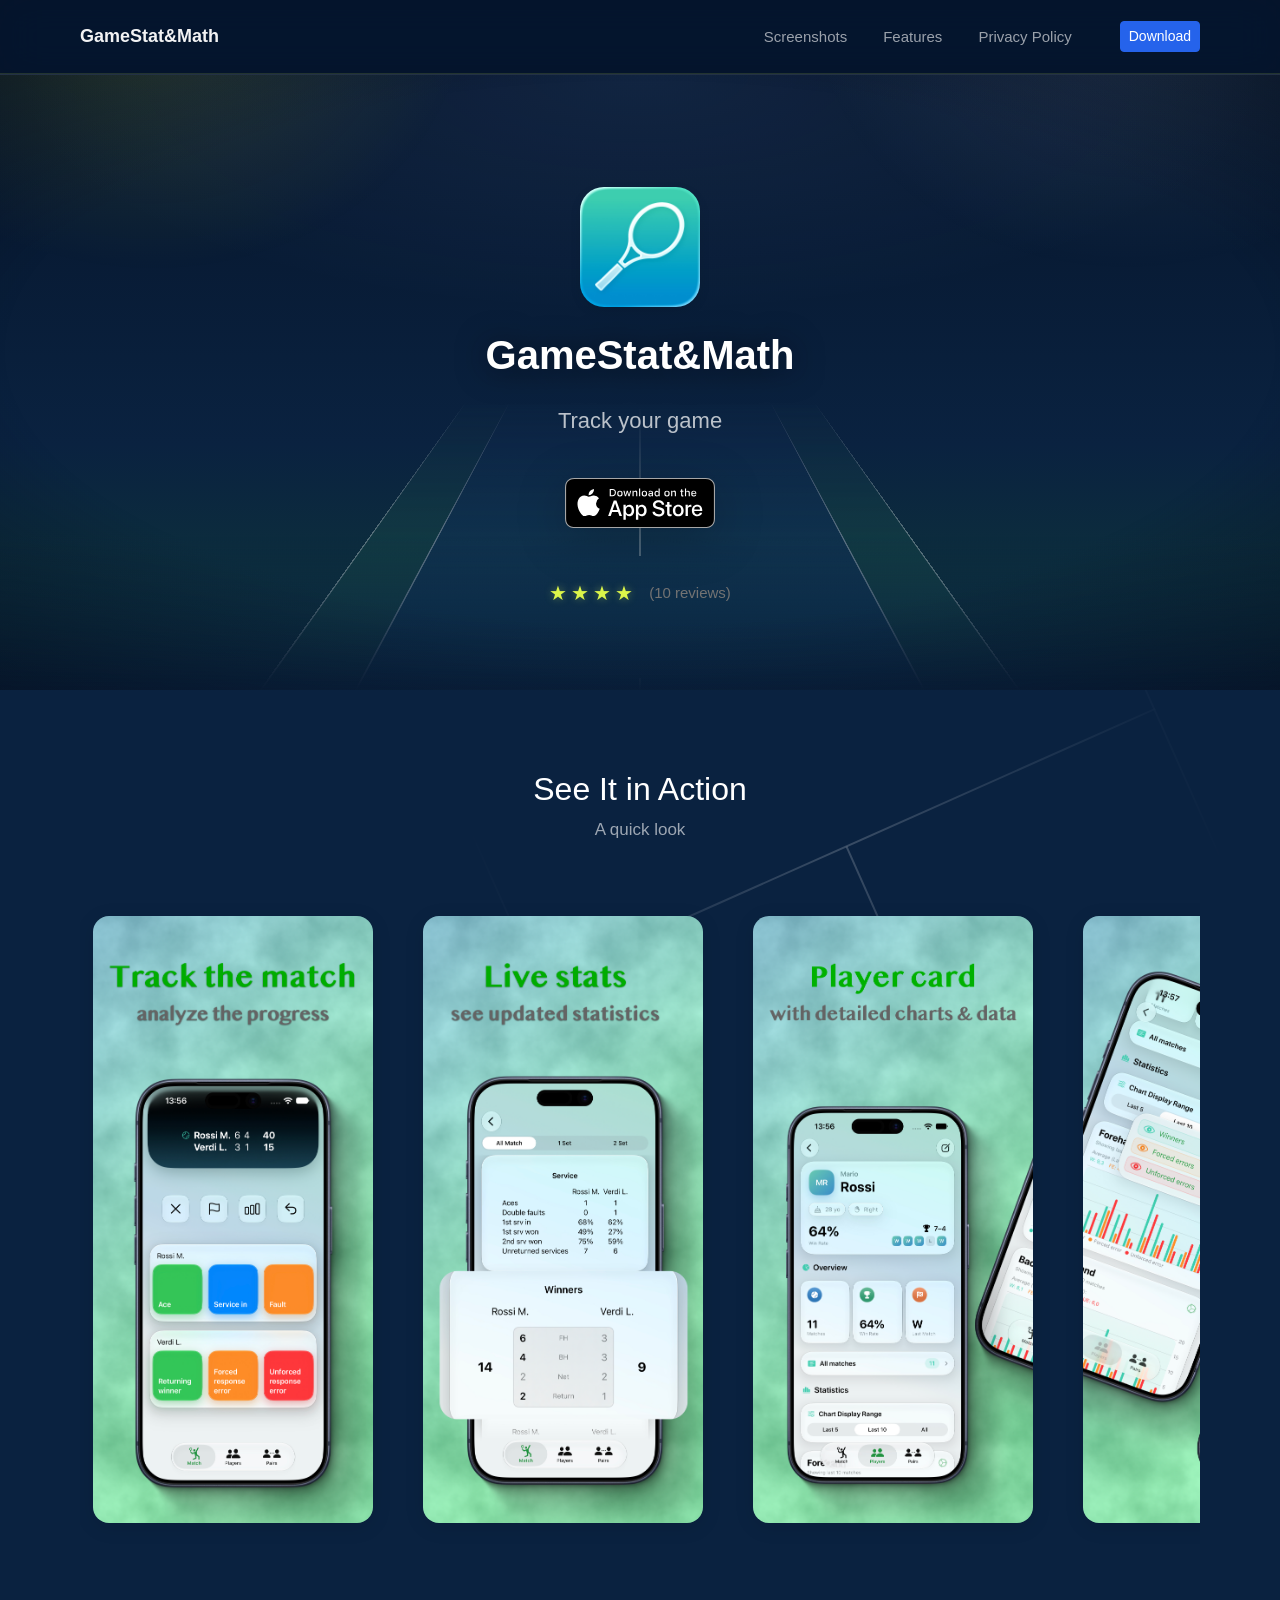
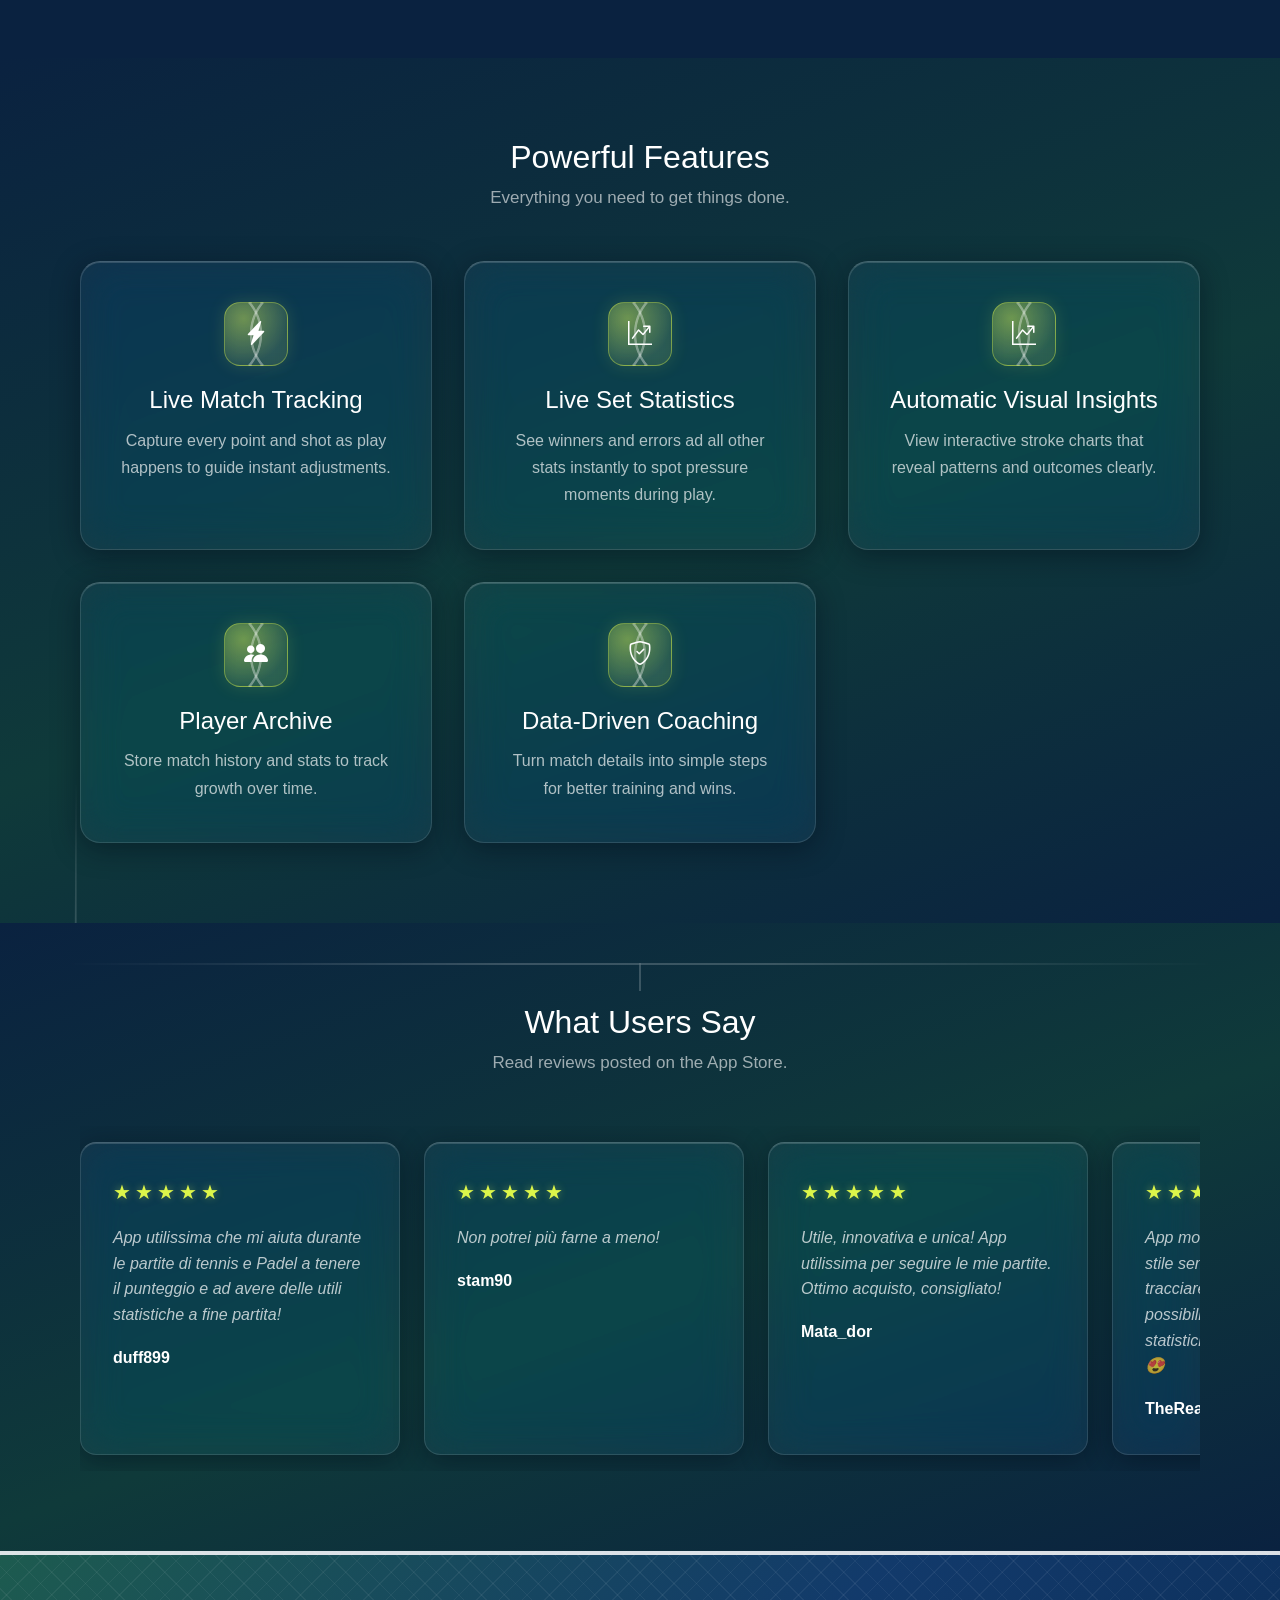
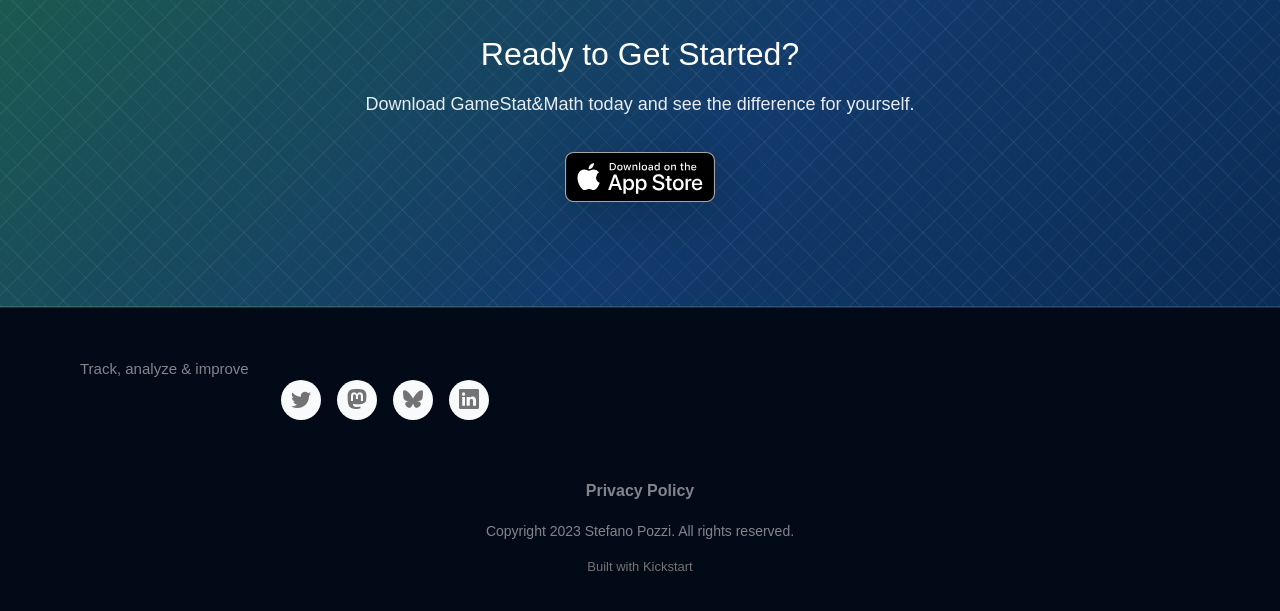
<file: index.html>
<!doctype html>
<html lang="en" data-light-theme="light" data-dark-theme="dark">
  <head>
    <base href="./" />
    <meta property="og:site_name" content="GameStat&amp;Math" />
    <meta property="og:title" content="GameStat&amp;Math" />
    <meta name="twitter:title" content="GameStat&amp;Math" />
    <meta property="og:url" content="https://example.com/" />
    <meta name="twitter:domain" content="example.com" />
    <meta name="twitter:card" content="summary_large_image" />
    <meta name="twitter:dnt" content="on" />
    <meta charset="utf-8" />
    <meta name="viewport" content="width=device-width, initial-scale=1" />
    <meta name="author" content="Stefano" />
    <meta name="generator" content="Ignite v0.6.0" />
    <title>GameStat&amp;Math</title>
    <link href="css/bootstrap.min.css" rel="stylesheet" />
    <link href="css/bootstrap-icons.min.css" rel="stylesheet" />
    <link href="css/ignite-core.min.css" rel="stylesheet" />
    <link href="https://example.com/" rel="canonical" />
    <link href="images/favicon.png" rel="icon" />
    <link href="css/styles.css" rel="stylesheet" />
    <style>
:root {
    --primary-color: #2563eb;
    --primary-rgb: 37, 99, 235;
    --font-family: -apple-system, BlinkMacSystemFont, 'Segoe UI', Roboto, 'Helvetica Neue', Arial, sans-serif;
    color-scheme: light dark;
}
</style>
    <link href="css/custom.css" rel="stylesheet" />
    <meta name="apple-itunes-app" content="app-id=6455461462" />
  </head>
  <body data-site-classes="site-shell">
    <header>
      <nav class="site-header navbar navbar-expand-md">
        <div class="container flex-wrap flex-lg-nowrap">
          <div class="me-2 me-md-auto">
            <a href="./" class="brand-link d-inline-flex align-items-center navbar-brand"><span class="brand-name">GameStat&amp;Math</span></a>
          </div>
          <button type="button" class="navbar-toggler btn" data-bs-toggle="collapse" data-bs-target="#navbarCollapse" aria-controls="navbarCollapse" aria-expanded="false" aria-label="Toggle navigation"><span class="navbar-toggler-icon"></span></button>
          <div id="navbarCollapse" class="collapse navbar-collapse">
            <ul class="navbar-nav mb-2 mb-md-0 col justify-content-end">
              <li class="nav-item"><a href="#screenshots" class="nav-link text-nowrap">Screenshots</a></li>
              <li class="nav-item"><a href="#features" class="nav-link text-nowrap">Features</a></li>
              <li class="nav-item"><a href="https://gamestatmath.app/privacy/" class="nav-link text-nowrap">Privacy Policy</a></li>
              <li class="nav-item"></li>
              <li class="nav-item"><a href="https://apps.apple.com/app/id6455461462" class="text-nowrap btn btn-sm btn-primary">Download</a></li>
            </ul>
          </div>
        </div>
      </nav>
    </header>
    <main class="site-main">
      <div class="ig-main-content">
        <div id="hero" class="hero hero-centered">
          <div class="container">
            <div class="hero-content">
              <img src="images/app-icon.png" alt="App Icon" class="hero-app-icon" />
              <h1 class="hero-title">GameStat&amp;Math</h1>
              <p class="hero-subtitle">Track your game</p>
              <div class="hero-cta">
                <a href="https://apps.apple.com/app/id6455461462" class="store-badge-link"><img src="images/app-store-download-black.svg" alt="Download on the App Store" class="store-badge store-badge-light-mode" /><img src="images/app-store-download-white.svg" alt="Download on the App Store" class="store-badge store-badge-dark-mode" /></a>
              </div>
              <div class="hero-rating">
                <div class="rating-stars">
                  <span class="star">★</span>
                  <span class="star">★</span>
                  <span class="star">★</span>
                  <span class="star">★</span>
                </div>
                <p class="rating-text"><span class="rating-count">(10 reviews)</span></p>
              </div>
            </div>
          </div>
        </div>
        <div id="screenshots" class="screenshots-section screenshots-carousel">
          <div class="container">
            <div class="section-header">
              <h2>See It in Action</h2>
              <p class="section-description">A quick look</p>
            </div>
            <div class="screenshots-container">
              <div class="screenshots-scroll">
                <div class="screenshot-card">
                  <button type="button" class="screenshot-trigger btn" data-bs-toggle="modal" data-bs-target="#screenshot-modal-0"><img src="images/screenshots/en-gsm-match.jpg" alt="Match" class="screenshot-image" /></button>
                </div>
                <div class="screenshot-card">
                  <button type="button" class="screenshot-trigger btn" data-bs-toggle="modal" data-bs-target="#screenshot-modal-1"><img src="images/screenshots/en-gsm-livestats.jpg" alt="Live stats" class="screenshot-image" /></button>
                </div>
                <div class="screenshot-card">
                  <button type="button" class="screenshot-trigger btn" data-bs-toggle="modal" data-bs-target="#screenshot-modal-2"><img src="images/screenshots/en-gsm-playercard.jpg" alt="Player Card" class="screenshot-image" /></button>
                </div>
                <div class="screenshot-card">
                  <button type="button" class="screenshot-trigger btn" data-bs-toggle="modal" data-bs-target="#screenshot-modal-3"><img src="images/screenshots/en-gsm-charts.jpg" alt="Customizable" class="screenshot-image" /></button>
                </div>
                <div class="screenshot-card">
                  <button type="button" class="screenshot-trigger btn" data-bs-toggle="modal" data-bs-target="#screenshot-modal-4"><img src="images/screenshots/en-gsm-chartsdouble.jpg" alt="Doubles" class="screenshot-image" /></button>
                </div>
                <div class="screenshot-card">
                  <button type="button" class="screenshot-trigger btn" data-bs-toggle="modal" data-bs-target="#screenshot-modal-5"><img src="images/screenshots/en-gsm-double.jpg" alt="Pair" class="screenshot-image" /></button>
                </div>
              </div>
            </div>
            <div id="screenshot-modal-0" tabindex="-1" class="modal fade screenshot-modal" aria-labelledby="screenshotModalLabel0" aria-hidden="true">
              <div class="modal-dialog modal-lg modal-dialog-centered">
                <div class="modal-content">
                  <div class="modal-header">
                    <h4>Screenshot 1</h4>
                    <button type="button" class="btn btn-close" data-bs-dismiss="modal" label="Close"></button>
                  </div>
                  <div class="modal-body text-center">
                    <img src="images/screenshots/en-gsm-match.jpg" alt="Match" class="img-fluid screenshot-lightbox-image" />
                  </div>
                </div>
              </div>
            </div>
            <div id="screenshot-modal-1" tabindex="-1" class="modal fade screenshot-modal" aria-labelledby="screenshotModalLabel1" aria-hidden="true">
              <div class="modal-dialog modal-lg modal-dialog-centered">
                <div class="modal-content">
                  <div class="modal-header">
                    <h4>Screenshot 2</h4>
                    <button type="button" class="btn btn-close" data-bs-dismiss="modal" label="Close"></button>
                  </div>
                  <div class="modal-body text-center">
                    <img src="images/screenshots/en-gsm-livestats.jpg" alt="Live stats" class="img-fluid screenshot-lightbox-image" />
                  </div>
                </div>
              </div>
            </div>
            <div id="screenshot-modal-2" tabindex="-1" class="modal fade screenshot-modal" aria-labelledby="screenshotModalLabel2" aria-hidden="true">
              <div class="modal-dialog modal-lg modal-dialog-centered">
                <div class="modal-content">
                  <div class="modal-header">
                    <h4>Screenshot 3</h4>
                    <button type="button" class="btn btn-close" data-bs-dismiss="modal" label="Close"></button>
                  </div>
                  <div class="modal-body text-center">
                    <img src="images/screenshots/en-gsm-playercard.jpg" alt="Player Card" class="img-fluid screenshot-lightbox-image" />
                  </div>
                </div>
              </div>
            </div>
            <div id="screenshot-modal-3" tabindex="-1" class="modal fade screenshot-modal" aria-labelledby="screenshotModalLabel3" aria-hidden="true">
              <div class="modal-dialog modal-lg modal-dialog-centered">
                <div class="modal-content">
                  <div class="modal-header">
                    <h4>Screenshot 4</h4>
                    <button type="button" class="btn btn-close" data-bs-dismiss="modal" label="Close"></button>
                  </div>
                  <div class="modal-body text-center">
                    <img src="images/screenshots/en-gsm-charts.jpg" alt="Customizable" class="img-fluid screenshot-lightbox-image" />
                  </div>
                </div>
              </div>
            </div>
            <div id="screenshot-modal-4" tabindex="-1" class="modal fade screenshot-modal" aria-labelledby="screenshotModalLabel4" aria-hidden="true">
              <div class="modal-dialog modal-lg modal-dialog-centered">
                <div class="modal-content">
                  <div class="modal-header">
                    <h4>Screenshot 5</h4>
                    <button type="button" class="btn btn-close" data-bs-dismiss="modal" label="Close"></button>
                  </div>
                  <div class="modal-body text-center">
                    <img src="images/screenshots/en-gsm-chartsdouble.jpg" alt="Doubles" class="img-fluid screenshot-lightbox-image" />
                  </div>
                </div>
              </div>
            </div>
            <div id="screenshot-modal-5" tabindex="-1" class="modal fade screenshot-modal" aria-labelledby="screenshotModalLabel5" aria-hidden="true">
              <div class="modal-dialog modal-lg modal-dialog-centered">
                <div class="modal-content">
                  <div class="modal-header">
                    <h4>Screenshot 6</h4>
                    <button type="button" class="btn btn-close" data-bs-dismiss="modal" label="Close"></button>
                  </div>
                  <div class="modal-body text-center">
                    <img src="images/screenshots/en-gsm-double.jpg" alt="Pair" class="img-fluid screenshot-lightbox-image" />
                  </div>
                </div>
              </div>
            </div>
          </div>
        </div>
        <div id="features" class="features-section features-cards-layout features-grid-auto">
          <div class="container">
            <div class="section-header">
              <h2>Powerful Features</h2>
              <p class="section-description">Everything you need to get things done.</p>
            </div>
            <div class="features-grid">
              <div class="feature-card">
                <div class="feature-icon">
                  <i class="feature-icon-image bi-lightning-charge-fill"></i>
                </div>
                <h4 class="feature-title">Live Match Tracking</h4>
                <p class="feature-description">Capture every point and shot as play happens to guide instant adjustments.</p>
              </div>
              <div class="feature-card">
                <div class="feature-icon">
                  <i class="feature-icon-image bi-graph-up-arrow"></i>
                </div>
                <h4 class="feature-title">Live Set Statistics</h4>
                <p class="feature-description">See winners and errors ad all other stats instantly to spot pressure moments during play.</p>
              </div>
              <div class="feature-card">
                <div class="feature-icon">
                  <i class="feature-icon-image bi-graph-up-arrow"></i>
                </div>
                <h4 class="feature-title">Automatic Visual Insights</h4>
                <p class="feature-description">View interactive stroke charts that reveal patterns and outcomes clearly.</p>
              </div>
              <div class="feature-card">
                <div class="feature-icon">
                  <i class="feature-icon-image bi-people-fill"></i>
                </div>
                <h4 class="feature-title">Player Archive</h4>
                <p class="feature-description">Store match history and stats to track growth over time.</p>
              </div>
              <div class="feature-card">
                <div class="feature-icon">
                  <i class="feature-icon-image bi-shield-check"></i>
                </div>
                <h4 class="feature-title">Data-Driven Coaching</h4>
                <p class="feature-description">Turn match details into simple steps for better training and wins.</p>
              </div>
            </div>
          </div>
        </div>
        <div id="reviews" class="testimonials-section testimonials-carousel">
          <div class="container">
            <div class="section-header">
              <h2>What Users Say</h2>
              <p class="section-description">Read reviews posted on the App Store.</p>
            </div>
            <div class="testimonials-scroll">
              <div class="testimonial-card">
                <div class="testimonial-rating">
                  <span class="star">★</span>
                  <span class="star">★</span>
                  <span class="star">★</span>
                  <span class="star">★</span>
                  <span class="star">★</span>
                </div>
                <p class="testimonial-quote">App utilissima che mi aiuta durante le partite di tennis e Padel a tenere il punteggio e ad avere delle utili statistiche a fine partita!</p>
                <p class="testimonial-author">duff899</p>
              </div>
              <div class="testimonial-card">
                <div class="testimonial-rating">
                  <span class="star">★</span>
                  <span class="star">★</span>
                  <span class="star">★</span>
                  <span class="star">★</span>
                  <span class="star">★</span>
                </div>
                <p class="testimonial-quote">Non potrei più farne a meno!</p>
                <p class="testimonial-author">stam90</p>
              </div>
              <div class="testimonial-card">
                <div class="testimonial-rating">
                  <span class="star">★</span>
                  <span class="star">★</span>
                  <span class="star">★</span>
                  <span class="star">★</span>
                  <span class="star">★</span>
                </div>
                <p class="testimonial-quote">Utile, innovativa e unica! App utilissima per seguire le mie partite. Ottimo acquisto, consigliato!</p>
                <p class="testimonial-author">Mata_dor</p>
              </div>
              <div class="testimonial-card">
                <div class="testimonial-rating">
                  <span class="star">★</span>
                  <span class="star">★</span>
                  <span class="star">★</span>
                  <span class="star">★</span>
                  <span class="star">★</span>
                </div>
                <p class="testimonial-quote">App molto elegante, grazie ad uno stile semplice e intuitivo si possono tracciare le partite. Bellissima la possibilità di visualizzare le proprie statistiche e quelle degli avversari 😍</p>
                <p class="testimonial-author">TheRealCirru</p>
              </div>
            </div>
          </div>
        </div>
        <div id="download" class="download-section">
          <div class="container">
            <div class="download-content">
              <h2>Ready to Get Started?</h2>
              <p class="download-description">Download GameStat&amp;Math today and see the difference for yourself.</p>
              <div class="store-badges">
                <a href="https://apps.apple.com/app/id6455461462" class="store-badge-link"><img src="images/app-store-download-black.svg" alt="Download on the App Store" class="store-badge store-badge-light-mode" /><img src="images/app-store-download-white.svg" alt="Download on the App Store" class="store-badge store-badge-dark-mode" /></a>
              </div>
            </div>
          </div>
        </div>
      </div>
    </main>
    <div class="site-footer">
      <div class="container">
        <div class="footer-content">
          <div class="footer-brand">
            <p class="footer-tagline">Track, analyze &amp; improve</p>
          </div>
          <div class="footer-social">
            <a href="https://x.com/ste_pozzi" class="social-link"><i class="bi-twitter"></i></a>
            <a href="https://iosdev.space/@stepozzi" class="social-link"><i class="bi-mastodon"></i></a>
            <a href="https://bsky.app/profile/stepozzi.bsky.social" class="social-link"><i class="bi-bluesky"></i></a>
            <a href="https://linkedin.com/in/stefano12pozzi/" class="social-link"><i class="bi-linkedin"></i></a>
          </div>
        </div>
        <div class="footer-copyright">
          <div class="footer-links">
            <a href="privacy/" class="footer-privacy-link">Privacy Policy</a>
          </div>
          <p>Copyright 2023 Stefano Pozzi. All rights reserved.</p>
          <a href="https://www.kickstart.tools" class="footer-kickstart-link">Built with Kickstart</a>
        </div>
      </div>
    </div>
    <script src="js/bootstrap.bundle.min.js"></script>
    <script src="js/ignite-core.js"></script>
  </body>
</html>
</file>
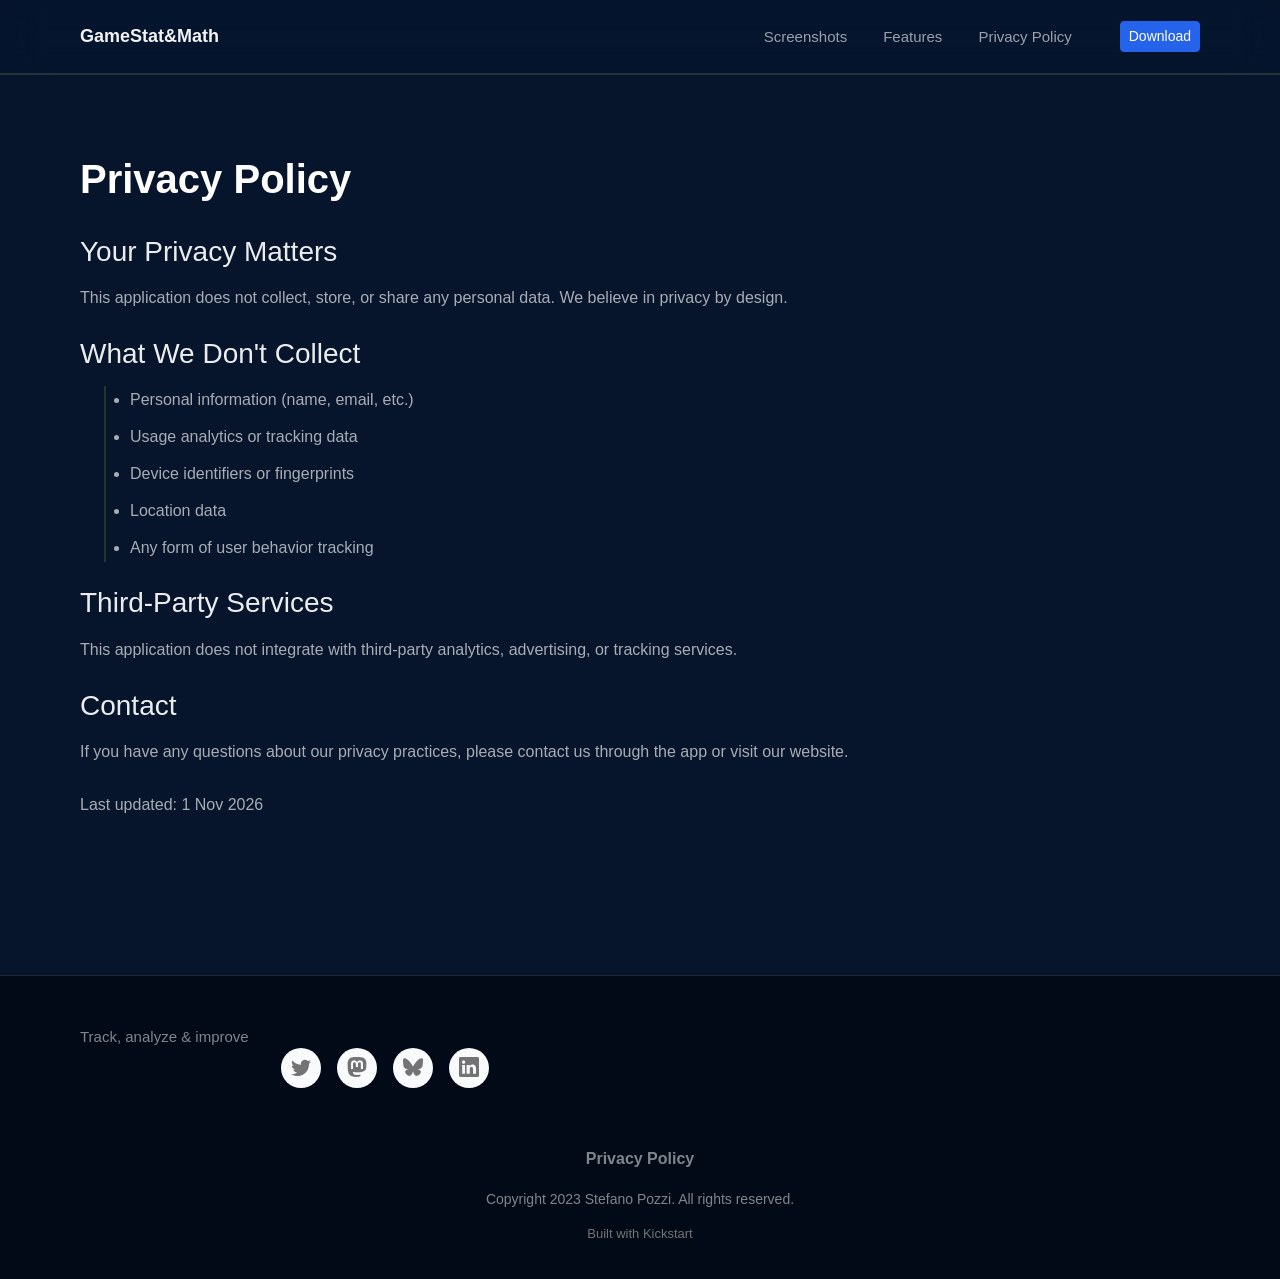
<file: privacy/index.html>
<!doctype html>
<html lang="en" data-light-theme="light" data-dark-theme="dark">
  <head>
    <base href="../" />
    <meta property="og:site_name" content="GameStat&amp;Math" />
    <meta property="og:title" content="Privacy Policy" />
    <meta name="twitter:title" content="Privacy Policy" />
    <meta property="og:url" content="https://example.com/privacy" />
    <meta name="twitter:domain" content="example.com" />
    <meta name="twitter:card" content="summary_large_image" />
    <meta name="twitter:dnt" content="on" />
    <meta charset="utf-8" />
    <meta name="viewport" content="width=device-width, initial-scale=1" />
    <meta name="author" content="Stefano" />
    <meta name="generator" content="Ignite v0.6.0" />
    <title>Privacy Policy - GameStat&amp;Math</title>
    <link href="css/bootstrap.min.css" rel="stylesheet" />
    <link href="css/bootstrap-icons.min.css" rel="stylesheet" />
    <link href="css/ignite-core.min.css" rel="stylesheet" />
    <link href="https://example.com/privacy" rel="canonical" />
    <link href="images/favicon.png" rel="icon" />
    <link href="css/styles.css" rel="stylesheet" />
    <style>
:root {
    --primary-color: #2563eb;
    --primary-rgb: 37, 99, 235;
    --font-family: -apple-system, BlinkMacSystemFont, 'Segoe UI', Roboto, 'Helvetica Neue', Arial, sans-serif;
    color-scheme: light dark;
}
</style>
    <link href="css/custom.css" rel="stylesheet" />
    <meta name="apple-itunes-app" content="app-id=6455461462" />
  </head>
  <body data-site-classes="site-shell">
    <header>
      <nav class="site-header navbar navbar-expand-md">
        <div class="container flex-wrap flex-lg-nowrap">
          <div class="me-2 me-md-auto">
            <a href="./" class="brand-link d-inline-flex align-items-center navbar-brand"><span class="brand-name">GameStat&amp;Math</span></a>
          </div>
          <button type="button" class="navbar-toggler btn" data-bs-toggle="collapse" data-bs-target="#navbarCollapse" aria-controls="navbarCollapse" aria-expanded="false" aria-label="Toggle navigation"><span class="navbar-toggler-icon"></span></button>
          <div id="navbarCollapse" class="collapse navbar-collapse">
            <ul class="navbar-nav mb-2 mb-md-0 col justify-content-end">
              <li class="nav-item"><a href="#screenshots" class="nav-link text-nowrap">Screenshots</a></li>
              <li class="nav-item"><a href="#features" class="nav-link text-nowrap">Features</a></li>
              <li class="nav-item"><a href="https://gamestatmath.app/privacy/" class="nav-link text-nowrap">Privacy Policy</a></li>
              <li class="nav-item"></li>
              <li class="nav-item"><a href="https://apps.apple.com/app/id6455461462" class="text-nowrap btn btn-sm btn-primary">Download</a></li>
            </ul>
          </div>
        </div>
      </nav>
    </header>
    <main class="site-main">
      <div class="ig-main-content">
        <div class="privacy-page">
          <div class="container">
            <div class="privacy-content">
              <h1 class="privacy-title">Privacy Policy</h1>
              <h3>Your Privacy Matters</h3>
              <p>This application does not collect, store, or share any personal data. We believe in privacy by design.</p>
              <h3 class="mt-4">What We Don't Collect</h3>
              <ul>
                <li><p class="m-0">Personal information (name, email, etc.)</p></li>
                <li><p class="m-0">Usage analytics or tracking data</p></li>
                <li><p class="m-0">Device identifiers or fingerprints</p></li>
                <li><p class="m-0">Location data</p></li>
                <li><p class="m-0">Any form of user behavior tracking</p></li>
              </ul>
              <h3 class="mt-4">Third-Party Services</h3>
              <p>This application does not integrate with third-party analytics, advertising, or tracking services.</p>
              <h3 class="mt-4">Contact</h3>
              <p>If you have any questions about our privacy practices, please contact us through the app or visit our website.</p>
              <p class="text-body-secondary mt-4">Last updated: 1 Nov 2026</p>
            </div>
          </div>
        </div>
      </div>
    </main>
    <div class="site-footer">
      <div class="container">
        <div class="footer-content">
          <div class="footer-brand">
            <p class="footer-tagline">Track, analyze &amp; improve</p>
          </div>
          <div class="footer-social">
            <a href="https://x.com/ste_pozzi" class="social-link"><i class="bi-twitter"></i></a>
            <a href="https://iosdev.space/@stepozzi" class="social-link"><i class="bi-mastodon"></i></a>
            <a href="https://bsky.app/profile/stepozzi.bsky.social" class="social-link"><i class="bi-bluesky"></i></a>
            <a href="https://linkedin.com/in/stefano12pozzi/" class="social-link"><i class="bi-linkedin"></i></a>
          </div>
        </div>
        <div class="footer-copyright">
          <div class="footer-links">
            <a href="privacy/" class="footer-privacy-link">Privacy Policy</a>
          </div>
          <p>Copyright 2023 Stefano Pozzi. All rights reserved.</p>
          <a href="https://www.kickstart.tools" class="footer-kickstart-link">Built with Kickstart</a>
        </div>
      </div>
    </div>
    <script src="js/bootstrap.bundle.min.js"></script>
    <script src="js/ignite-core.js"></script>
  </body>
</html>
</file>
<file: css/styles.css>
/* Custom styles */
:root {
    /* Theme colors - these can be overridden dynamically */
    --primary-color: #2563eb;
    --primary-hover: color-mix(in srgb, var(--primary-color) 84%, black);
    --primary-rgb: 37, 99, 235;

    /* Text colors */
    --text-dark: #0a0a0a;
    --text-primary: #1a1a1a;
    --text-muted: #525252;
    --text-light: #737373;
    --text-secondary: var(--text-muted);

    /* Background colors */
    --bg-page: #ffffff;
    --bg-light: #f8fafc;
    --bg-card: #ffffff;
    --bg-primary: var(--bg-page);
    --bg-secondary: var(--bg-light);
    --surface-elevated: color-mix(in srgb, var(--bg-page) 92%, transparent);
    --section-surface-a: var(--bg-page);
    --section-surface-b: #f8f9fb;

    /* Border and shadow */
    --border-color: rgba(0, 0, 0, 0.06);
    --shadow-sm: 0 1px 3px rgba(0, 0, 0, 0.02);
    --shadow-md: 0 4px 12px rgba(0, 0, 0, 0.08);
    --shadow-lg: 0 8px 24px rgba(0, 0, 0, 0.12);

    /* Special colors */
    --star-color: #facc15;

    /* Font families */
    --font-family-system: -apple-system, BlinkMacSystemFont, "Segoe UI", "Roboto", "Helvetica Neue", sans-serif;
    --font-family-serif: Georgia, "Times New Roman", Times, serif;
    --font-family-mono: "SF Mono", Menlo, Monaco, Consolas, monospace;
    --font-family: var(--font-family-system);

    /* Spacing scale */
    --spacing-xs: 0.25rem;
    --spacing-sm: 0.5rem;
    --spacing-md: 1rem;
    --spacing-lg: 1.5rem;
    --spacing-xl: 2rem;
    --spacing-2xl: 3rem;
    --spacing-3xl: 5rem;

    /* Border radius */
    --radius-sm: 0.375rem;
    --radius-md: 0.625rem;
    --radius-lg: 1rem;
    --border-radius-sm: var(--radius-sm);
    --border-radius-md: var(--radius-md);
    --border-radius-lg: var(--radius-lg);
    --section-padding-y: var(--spacing-3xl);
    --section-padding: var(--section-padding-y) 0;
    --bs-primary: var(--primary-color);
    --bs-primary-rgb: var(--primary-rgb);
    --bs-link-color: var(--primary-color);
    --bs-link-color-rgb: var(--primary-rgb);
    --bs-link-hover-color: var(--primary-hover);
    --bs-link-hover-color-rgb: var(--primary-rgb);
}

/* Dark mode via class */
body[data-site-classes~="dark-mode"] {
    --text-dark: #fafafa;
    --text-primary: #e5e5e5;
    --text-muted: #a1a1aa;
    --text-light: #71717a;
    --text-secondary: var(--text-muted);
    --bg-page: #0a0a0a;
    --bg-light: #18181b;
    --bg-card: #27272a;
    --bg-primary: var(--bg-page);
    --bg-secondary: var(--bg-light);
    --surface-elevated: rgba(10, 10, 10, 0.92);
    --section-surface-a: var(--bg-page);
    --section-surface-b: #111114;
    --border-color: rgba(255, 255, 255, 0.1);
    --shadow-sm: 0 1px 3px rgba(0, 0, 0, 0.3);
    --shadow-md: 0 4px 12px rgba(0, 0, 0, 0.4);
    --shadow-lg: 0 8px 24px rgba(0, 0, 0, 0.5);
}

body[data-site-classes~="dark-mode"] .site-header .navbar-toggler-icon {
    background-image: url("data:image/svg+xml,%3csvg xmlns='http://www.w3.org/2000/svg' viewBox='0 0 30 30'%3e%3cpath stroke='rgba%28255,255,255,0.88%29' stroke-linecap='round' stroke-miterlimit='10' stroke-width='2' d='M4 7h22M4 15h22M4 23h22'/%3e%3c/svg%3e");
}

/* Dark mode via system preference (auto) */
@media (prefers-color-scheme: dark) {
    body:not([data-site-classes~="light-mode"]):not([data-site-classes~="dark-mode"]) {
        --text-dark: #fafafa;
        --text-primary: #e5e5e5;
        --text-muted: #a1a1aa;
        --text-light: #71717a;
        --text-secondary: var(--text-muted);
        --bg-page: #0a0a0a;
        --bg-light: #18181b;
        --bg-card: #27272a;
        --bg-primary: var(--bg-page);
        --bg-secondary: var(--bg-light);
        --surface-elevated: rgba(10, 10, 10, 0.92);
        --section-surface-a: var(--bg-page);
        --section-surface-b: #111114;
        --border-color: rgba(255, 255, 255, 0.1);
        --shadow-sm: 0 1px 3px rgba(0, 0, 0, 0.3);
        --shadow-md: 0 4px 12px rgba(0, 0, 0, 0.4);
        --shadow-lg: 0 8px 24px rgba(0, 0, 0, 0.5);
    }

    body:not([data-site-classes~="light-mode"]):not([data-site-classes~="dark-mode"]) .site-header .navbar-toggler-icon {
        background-image: url("data:image/svg+xml,%3csvg xmlns='http://www.w3.org/2000/svg' viewBox='0 0 30 30'%3e%3cpath stroke='rgba%28255,255,255,0.88%29' stroke-linecap='round' stroke-miterlimit='10' stroke-width='2' d='M4 7h22M4 15h22M4 23h22'/%3e%3c/svg%3e");
    }
}

/* Spacing density variations */
body[data-site-classes~="density-compact"] {
    --spacing-md: 0.75rem;
    --spacing-lg: 1rem;
    --spacing-xl: 1.5rem;
    --spacing-2xl: 2rem;
    --spacing-3xl: 3.5rem;
}

body[data-site-classes~="density-spacious"] {
    --spacing-md: 1.25rem;
    --spacing-lg: 2rem;
    --spacing-xl: 3rem;
    --spacing-2xl: 4rem;
    --spacing-3xl: 6rem;
}

/* Font family variations */
body[data-site-classes~="font-serif"] {
    --font-family: var(--font-family-serif);
}

body[data-site-classes~="font-mono"] {
    --font-family: var(--font-family-mono);
}

/* Base Styles */
html {
    background-color: var(--bg-page);
}

body {
    --bs-body-font-family: var(--font-family);
    --bs-body-color: var(--text-primary);
    --bs-body-bg: var(--bg-page);
    --bs-emphasis-color: var(--text-dark);
    --bs-secondary-color: var(--text-secondary);
    --bs-secondary-bg: var(--bg-secondary);
    --bs-tertiary-color: var(--text-light);
    --bs-tertiary-bg: var(--bg-light);
    --bs-border-color: var(--border-color);
    --bs-card-bg: var(--bg-card);
    --bs-card-border-color: var(--border-color);
    --bs-card-cap-bg: color-mix(in srgb, var(--bg-card) 88%, var(--bg-light));
    --bs-focus-ring-color: rgba(var(--primary-rgb), 0.15);
    margin: 0;
    font-family: var(--font-family);
    color: var(--text-primary);
    background-color: var(--bg-page);
    line-height: 1.7;
    min-height: 100vh;
    -webkit-font-smoothing: antialiased;
}

img {
    display: block;
    max-width: 100%;
}

.site-main {
    display: block;
}

.ig-main-content > .screenshots-section,
.ig-main-content > .highlights-section,
.ig-main-content > .features-section,
.ig-main-content > .testimonials-section,
.ig-main-content > .blog-posts-section,
.ig-main-content > .faq-section,
.ig-main-content > .pricing-section,
.ig-main-content > .team-section,
.ig-main-content > .video-section,
.ig-main-content > .newsletter-section,
.ig-main-content > .changelog-section,
.ig-main-content > .contact-form-section,
.ig-main-content > .custom-html-section,
.ig-main-content > .presskit-section {
    --section-surface: var(--section-surface-a);
}

.ig-main-content > .screenshots-section:nth-of-type(even),
.ig-main-content > .highlights-section:nth-of-type(even),
.ig-main-content > .features-section:nth-of-type(even),
.ig-main-content > .testimonials-section:nth-of-type(even),
.ig-main-content > .blog-posts-section:nth-of-type(even),
.ig-main-content > .faq-section:nth-of-type(even),
.ig-main-content > .pricing-section:nth-of-type(even),
.ig-main-content > .team-section:nth-of-type(even),
.ig-main-content > .video-section:nth-of-type(even),
.ig-main-content > .newsletter-section:nth-of-type(even),
.ig-main-content > .changelog-section:nth-of-type(even),
.ig-main-content > .contact-form-section:nth-of-type(even),
.ig-main-content > .custom-html-section:nth-of-type(even),
.ig-main-content > .presskit-section:nth-of-type(even) {
    --section-surface: var(--section-surface-b);
}

.container {
    max-width: 1200px;
    margin: 0 auto;
    padding: 0 1.5rem;
}

@media (min-width: 768px) {
    .container {
        padding: 0 2.5rem;
    }
}

/* Header */
.site-header {
    background: var(--surface-elevated);
    color: var(--text-primary);
    backdrop-filter: blur(12px);
    position: sticky;
    top: 0;
    z-index: 1000;
    border-bottom: 1px solid var(--border-color);
    box-shadow: var(--shadow-sm);
    padding: var(--spacing-md) 0;
    --bs-navbar-color: var(--text-muted);
    --bs-navbar-hover-color: var(--text-dark);
    --bs-navbar-active-color: var(--text-dark);
    --bs-navbar-brand-color: var(--text-dark);
    --bs-navbar-brand-hover-color: var(--text-dark);
    --bs-navbar-disabled-color: var(--text-light);
    --bs-navbar-toggler-border-color: var(--border-color);
    --bs-navbar-toggler-focus-width: 0;
}

.site-header .container {
    align-items: center;
    gap: var(--spacing-sm) var(--spacing-lg);
}

.site-header .navbar-brand {
    margin-right: 0;
    padding-top: 0;
    padding-bottom: 0;
}

.brand-link {
    display: flex;
    align-items: center;
    gap: 0.875rem;
    text-decoration: none;
    color: inherit;
    transition: transform 0.2s ease;
}

.brand-link:hover {
    transform: translateY(-1px);
    text-decoration: none;
}

.site-logo {
    height: 3rem;
    width: 3rem;
    border-radius: 0.75rem;
    border: 1px solid rgba(0, 0, 0, 0.08);
    box-shadow: 0 2px 8px rgba(0, 0, 0, 0.06);
    object-fit: cover;
}

.brand-name {
    font-size: 1.125rem;
    font-weight: 600;
    color: var(--text-dark);
}

.site-header .navbar-collapse {
    align-items: center;
}

.site-header .navbar-nav {
    align-items: flex-start;
    gap: var(--spacing-xs);
}

.site-header .nav-link,
.nav-link {
    color: var(--text-muted);
    text-decoration: none;
    font-weight: 500;
    font-size: 0.9375rem;
    transition: color 0.2s ease;
    position: relative;
}

.site-header .nav-link:hover,
.nav-link:hover {
    color: var(--text-dark);
    text-decoration: none;
}

.site-header .nav-link.active {
    color: var(--text-dark);
}

.nav-link::after {
    content: '';
    position: absolute;
    bottom: -0.25rem;
    left: 0;
    width: 0;
    height: 2px;
    background: var(--primary-color);
    transition: width 0.3s ease;
}

.nav-link:hover::after {
    width: 100%;
}

.site-header .navbar-toggler {
    padding: 0.4rem 0.55rem;
    border-radius: var(--radius-sm);
}

.site-header .navbar-toggler:focus {
    box-shadow: none;
}

.site-header .navbar-toggler-icon {
    background-image: url("data:image/svg+xml,%3csvg xmlns='http://www.w3.org/2000/svg' viewBox='0 0 30 30'%3e%3cpath stroke='rgba%2810,10,10,0.82%29' stroke-linecap='round' stroke-miterlimit='10' stroke-width='2' d='M4 7h22M4 15h22M4 23h22'/%3e%3c/svg%3e");
}

/* CTA Button */
.cta-button {
    display: inline-block;
    background: var(--primary-color);
    color: #fff !important;
    padding: 0.875rem 2rem;
    border-radius: 0.625rem;
    font-weight: 600;
    text-decoration: none;
    transition: transform 0.2s ease, box-shadow 0.2s ease, color 0.2s ease;
    box-shadow: 0 4px 12px rgba(var(--primary-rgb), 0.2);
}

.cta-button:hover {
    background: var(--primary-hover);
    transform: translateY(-2px);
    box-shadow: 0 6px 20px rgba(var(--primary-rgb), 0.3);
    text-decoration: none;
}

.nav-cta-button {
    padding: 0.625rem 1rem;
    border-radius: 999px;
    box-shadow: none;
}

.nav-cta-button:hover {
    box-shadow: 0 10px 24px rgba(var(--primary-rgb), 0.18);
}

.cta-button-primary {
    background: linear-gradient(135deg, var(--primary-color) 0%, var(--primary-hover) 100%);
    padding: 1rem 2.5rem;
    font-size: 1.0625rem;
}

/* Hero Section */
.hero {
    padding: 5rem 0 4rem;
    background: linear-gradient(180deg, var(--bg-light) 0%, var(--bg-page) 100%);
    text-align: center;
}

@media (min-width: 768px) {
    .hero {
        padding: 7rem 0 5rem;
    }
}

.hero-content {
    max-width: 800px;
    margin: 0 auto;
}

.hero-title {
    margin-bottom: 1.5rem;
    color: var(--text-dark);
    font-weight: 800;
}

.hero-subtitle {
    font-size: clamp(1.125rem, 2vw, 1.375rem);
    line-height: 1.6;
    color: var(--text-muted);
    margin-bottom: 2.5rem;
}

.hero-cta {
    margin-bottom: 2.5rem;
}

.hero-rating {
    display: flex;
    align-items: center;
    justify-content: center;
    gap: 1rem;
    flex-wrap: wrap;
}

.rating-stars {
    display: flex;
    gap: 0.25rem;
}

.star {
    color: var(--star-color);
    font-size: 1.25rem;
}

.rating-text {
    font-size: 0.9375rem;
    color: var(--text-muted);
    margin: 0;
}

.rating-count {
    color: var(--text-light);
}

/* Section Headers */
.section-header {
    text-align: center;
    max-width: 700px;
    margin: 0 auto 3rem;
}

.section-header:empty,
.section-header:not(:has(*)) {
    display: none;
}

.section-description {
    color: var(--text-muted);
    font-size: 1.0625rem;
}

/* Screenshots Section */
.screenshots-section {
    padding: 5rem 0;
    background: var(--section-surface, var(--bg-page));
}

.screenshots-container {
    margin-bottom: 2rem;
}

.screenshots-scroll {
    display: flex;
    align-items: center;
    gap: 1.5rem;
    overflow-x: auto;
    padding: 1rem 0;
    scroll-snap-type: x mandatory;
    -webkit-overflow-scrolling: touch;
}

.screenshot-card {
    flex: 0 0 auto;
    scroll-snap-align: start;
}

.screenshot-image {
    width: 280px;
    height: auto;
    border-radius: 1rem;
    box-shadow: 0 4px 20px rgba(0, 0, 0, 0.1);
}

.screenshot-image.screenshot-landscape-image {
    width: 630px;
    max-width: calc(100vw - 3rem);
}

.screenshot-frame-image {
    border-radius: 0;
    box-shadow: none;
    filter: drop-shadow(0 1.25rem 2rem rgba(0, 0, 0, 0.22));
}

.screenshot-lightbox-image {
    max-width: 100%;
    height: auto;
}

.screenshot-lightbox-image.screenshot-landscape-image {
    width: auto;
    max-height: 75vh;
}

/* Highlights Section */
.highlights-section {
    padding: var(--section-padding-y) 0;
    background: var(--section-surface, var(--bg-light));
}

.highlights-section .highlights-grid {
    margin-top: 0;
}

.highlights-grid {
    display: grid;
    grid-template-columns: repeat(3, minmax(0, 1fr));
    gap: 2rem;
}

.highlight-card {
    background: var(--bg-card);
    padding: 2rem;
    border-radius: 1rem;
    box-shadow: var(--shadow-sm);
    transition: transform 0.2s ease, box-shadow 0.2s ease;
}

.highlight-card:hover {
    transform: translateY(-4px);
    box-shadow: var(--shadow-lg);
}

.highlight-title {
    margin-bottom: 0.75rem;
    color: var(--text-dark);
}

.highlight-description {
    color: var(--text-muted);
    margin: 0;
}

.highlights-section.highlights-grid-multiple-of-three .highlights-grid,
.highlights-section.highlights-grid-multiple-of-two .highlights-grid {
    grid-template-columns: 1fr;
}

@media (min-width: 42rem) {
    .highlights-section.highlights-grid-multiple-of-two .highlights-grid {
        grid-template-columns: repeat(2, minmax(0, 1fr));
    }
}

@media (min-width: 56rem) {
    .highlights-section.highlights-grid-multiple-of-three .highlights-grid {
        grid-template-columns: repeat(3, minmax(0, 1fr));
    }
}

@media (max-width: 767px) {
    .highlights-grid {
        grid-template-columns: 1fr;
    }
}

/* Features Section */
.features-section {
    padding: 5rem 0;
    background: var(--section-surface, var(--bg-page));
}

.feature-category {
    margin-bottom: 4rem;
}

.feature-category:last-child {
    margin-bottom: 0;
}

.category-title {
    text-align: center;
    margin-bottom: 0.75rem;
}

.category-description {
    text-align: center;
    color: var(--text-muted);
    max-width: 700px;
    margin: 0 auto 2rem;
}

.features-grid {
    display: grid;
    grid-template-columns: repeat(auto-fit, minmax(280px, 1fr));
    gap: 2rem;
}

.feature-card {
    background: var(--bg-light);
    padding: 2rem;
    border-radius: 1rem;
    text-align: center;
}

.feature-icon {
    width: 4rem;
    height: 4rem;
    background: linear-gradient(135deg, var(--primary-color) 0%, var(--primary-hover) 100%);
    border-radius: 1rem;
    display: flex;
    align-items: center;
    justify-content: center;
    margin: 0 auto 1.25rem;
}

.feature-icon-image {
    font-size: 1.5rem;
    color: #fff;
}

.feature-title {
    margin-bottom: 0.75rem;
    color: var(--text-dark);
}

.feature-description {
    color: var(--text-muted);
    margin: 0;
}

/* Testimonials Section */
.testimonials-section {
    padding: 5rem 0;
    background: var(--section-surface, var(--bg-light));
}

.testimonials-scroll {
    display: flex;
    gap: 1.5rem;
    overflow-x: auto;
    padding: 1rem 0;
    -webkit-overflow-scrolling: touch;
}

.testimonial-card {
    flex: 0 0 auto;
    width: 320px;
    background: var(--bg-card);
    padding: 2rem;
    border-radius: 1rem;
    box-shadow: var(--shadow-sm);
}

.testimonial-rating {
    display: flex;
    gap: 0.25rem;
    margin-bottom: 1rem;
}

.testimonial-quote {
    color: var(--text-muted);
    font-style: italic;
    margin-bottom: 1rem;
    line-height: 1.6;
}

.testimonial-author {
    font-weight: 600;
    color: var(--text-dark);
    margin: 0;
}

/* Download Section */
.download-section {
    padding: 5rem 0;
    background: linear-gradient(135deg, var(--primary-color) 0%, var(--primary-hover) 100%);
    text-align: center;
}

.download-content h2 {
    color: #fff;
    margin-bottom: 1rem;
}

.download-description {
    color: rgba(255, 255, 255, 0.9);
    max-width: 600px;
    margin: 0 auto 2rem;
    font-size: 1.125rem;
}

.download-section .download-cta-button {
    background: #fff;
    color: #000 !important;
    box-shadow: 0 10px 28px rgba(0, 0, 0, 0.2);
}

.download-section .download-cta-button:hover {
    background: rgba(255, 255, 255, 0.92);
    color: #000 !important;
    box-shadow: 0 14px 34px rgba(0, 0, 0, 0.25);
}

/* FAQ Section */
.faq-section {
    padding: 5rem 0;
    background: var(--section-surface, var(--bg-page));
}

.faq-accordion {
    --bs-accordion-bg: var(--bg-card);
    --bs-accordion-border-color: var(--border-color);
    --bs-accordion-border-radius: var(--radius-lg);
    --bs-accordion-btn-bg: var(--bg-card);
    --bs-accordion-btn-color: var(--text-dark);
    --bs-accordion-active-bg: var(--bg-card);
    --bs-accordion-active-color: var(--text-dark);
    --bs-accordion-btn-focus-border-color: rgba(var(--primary-rgb), 0.45);
    --bs-accordion-btn-focus-box-shadow: 0 0 0 0.2rem rgba(var(--primary-rgb), 0.15);
    max-width: 800px;
    margin: 0 auto;
}

.faq-accordion .accordion-item {
    overflow: hidden;
    background: var(--bg-card);
    border: 1px solid var(--border-color);
    border-radius: 0;
    box-shadow: none;
}

.faq-accordion .accordion-item:first-child {
    border-top-left-radius: var(--radius-lg);
    border-top-right-radius: var(--radius-lg);
}

.faq-accordion .accordion-item:last-child {
    border-bottom-left-radius: var(--radius-lg);
    border-bottom-right-radius: var(--radius-lg);
}

.faq-accordion .accordion-item + .accordion-item {
    border-top: 0;
    margin-top: 0;
}

.faq-accordion .accordion-button {
    font-size: 1.05rem;
    color: var(--text-dark);
    padding: 1.25rem 1.5rem;
    box-shadow: none;
    background: var(--bg-card);
}

.faq-accordion .accordion-button:not(.collapsed) {
    box-shadow: none;
    border-bottom: 1px solid var(--border-color);
}

.faq-accordion .accordion-body {
    background: var(--bg-card);
    color: var(--text-primary);
    padding: 1rem 1.5rem 1.25rem;
}

.faq-answer {
    margin: 0;
    color: var(--text-secondary);
}

/* Footer */
.site-footer {
    background: color-mix(in srgb, var(--bg-light) 92%, var(--bg-page));
    color: var(--text-primary);
    padding: 3rem 0 2rem;
    border-top: 1px solid var(--border-color);
}

.footer-content {
    display: flex;
    flex-wrap: wrap;
    gap: 2rem;
    margin-bottom: 2rem;
}

.footer-brand {
    max-width: 400px;
}

.footer-logo {
    width: 48px;
    height: 48px;
    border-radius: 0.75rem;
    margin-bottom: 1rem;
}

.footer-tagline {
    color: var(--text-muted);
    font-size: 0.9375rem;
    margin: 0;
}

.footer-copyright {
    border-top: 1px solid var(--border-color);
    padding-top: 1.5rem;
    text-align: center;
}

.footer-copyright p {
    color: var(--text-light);
    font-size: 0.875rem;
    margin: 0;
}

.footer-kickstart-link {
    display: inline-block;
    margin-top: 0.75rem;
    color: var(--text-light);
    font-size: 0.8125rem;
    text-decoration: none;
    transition: color 0.2s ease;
}

.footer-kickstart-link:hover {
    color: var(--primary-color);
}

/* Responsive */
@media (max-width: 767px) {
    .site-header .navbar-collapse {
        padding-top: var(--spacing-md);
    }

    .site-header .navbar-nav {
        width: 100%;
    }

    .site-header .nav-link::after {
        display: none;
    }

    .site-header .nav-cta-button {
        margin-top: var(--spacing-xs);
    }

    .screenshot-image {
        width: 240px;
    }

    .screenshot-image.screenshot-landscape-image {
        width: 480px;
    }

    .testimonial-card {
        width: 280px;
    }
}

@media (min-width: 768px) {
    .site-header .navbar-nav {
        align-items: center;
        gap: 1.25rem;
    }

    .site-header .navbar-collapse {
        justify-content: flex-end;
    }
}

/* ============================================
   Section Layout Variants
   ============================================ */

/* Hero Layout Variants */
.hero-centered {
    text-align: center;
}

.hero-centered .hero-content {
    max-width: 800px;
    margin: 0 auto;
}

.hero-left {
    text-align: left;
}

.hero-left .hero-content {
    max-width: 700px;
    margin: 0;
}

.hero-left .hero-cta {
    justify-content: flex-start;
}

.hero-left .hero-rating {
    justify-content: flex-start;
}

.hero-right {
    text-align: right;
}

.hero-right .hero-content {
    max-width: 700px;
    margin: 0 0 0 auto;
}

.hero-right .hero-cta {
    justify-content: flex-end;
}

.hero-right .hero-rating {
    justify-content: flex-end;
}

/* Features Layout Variants */
.features-grid-layout .features-grid {
    display: grid;
    grid-template-columns: repeat(auto-fit, minmax(280px, 1fr));
    gap: 2rem;
}

.features-list-layout .features-grid {
    display: flex;
    flex-direction: column;
    gap: 1.5rem;
    max-width: 800px;
    margin: 0 auto;
}

.features-list-layout .feature-card {
    display: flex;
    align-items: flex-start;
    gap: 1.5rem;
    text-align: left;
    padding: 1.5rem;
}

.features-list-layout .feature-icon {
    margin: 0;
    flex-shrink: 0;
}

.features-cards-layout .features-grid {
    display: grid;
    grid-template-columns: repeat(auto-fit, minmax(320px, 1fr));
    gap: 2rem;
}

.features-cards-layout .feature-card {
    background: var(--bg-card);
    padding: 2.5rem;
    border-radius: 1.25rem;
    box-shadow: var(--shadow-md);
    border: 1px solid var(--border-color);
}

.features-section.features-grid-layout.features-grid-multiple-of-three .features-grid,
.features-section.features-cards-layout.features-grid-multiple-of-three .features-grid,
.features-section.features-grid-layout.features-grid-multiple-of-two .features-grid,
.features-section.features-cards-layout.features-grid-multiple-of-two .features-grid {
    grid-template-columns: 1fr;
}

@media (min-width: 42rem) {
    .features-section.features-grid-layout.features-grid-multiple-of-two .features-grid {
        grid-template-columns: repeat(2, minmax(0, 1fr));
    }
}

@media (min-width: 48rem) {
    .features-section.features-cards-layout.features-grid-multiple-of-two .features-grid {
        grid-template-columns: repeat(2, minmax(0, 1fr));
    }
}

@media (min-width: 56rem) {
    .features-section.features-grid-layout.features-grid-multiple-of-three .features-grid {
        grid-template-columns: repeat(3, minmax(0, 1fr));
    }
}

@media (min-width: 64rem) {
    .features-section.features-cards-layout.features-grid-multiple-of-three .features-grid {
        grid-template-columns: repeat(3, minmax(0, 1fr));
    }
}

/* Screenshots Layout Variants */
.screenshots-carousel .screenshots-scroll {
    display: flex;
    gap: 1.5rem;
    overflow-x: auto;
    padding: 1rem 0;
    scroll-snap-type: x mandatory;
    -webkit-overflow-scrolling: touch;
}

.screenshots-grid .screenshots-scroll {
    display: grid;
    grid-template-columns: repeat(auto-fit, minmax(280px, 1fr));
    gap: 2rem;
    overflow-x: visible;
}

.screenshots-grid .screenshot-card {
    flex: none;
}

.screenshots-grid .screenshot-image.screenshot-landscape-image {
    max-width: 100%;
}

/* Testimonials Layout Variants */
.testimonials-carousel .testimonials-scroll {
    display: flex;
    gap: 1.5rem;
    overflow-x: auto;
    padding: 1rem 0;
    -webkit-overflow-scrolling: touch;
}

.testimonials-grid .testimonials-scroll {
    display: grid;
    grid-template-columns: repeat(auto-fit, minmax(300px, 1fr));
    gap: 2rem;
    overflow-x: visible;
}

.testimonials-grid .testimonial-card {
    flex: none;
    width: auto;
}

.testimonials-quotes .testimonials-scroll {
    display: flex;
    flex-direction: column;
    gap: 3rem;
    max-width: 800px;
    margin: 0 auto;
    overflow-x: visible;
}

.testimonials-quotes .testimonial-card {
    flex: none;
    width: auto;
    background: transparent;
    box-shadow: none;
    padding: 1rem 0 2rem;
    text-align: center;
    border-bottom: 1px solid var(--border-color);
}

.testimonials-quotes .testimonial-card:last-child {
    border-bottom: none;
}

.testimonials-quotes .testimonial-quote {
    font-size: 1.125rem;
    font-style: italic;
    line-height: 1.6;
    color: var(--text-primary);
    margin-bottom: 1.5rem;
}

.testimonials-quotes .testimonial-rating {
    justify-content: center;
}

.testimonials-quotes .testimonial-rating .star {
    font-size: 1.375rem;
}

.testimonials-quotes .testimonial-quote::before {
    content: '"';
}

.testimonials-quotes .testimonial-quote::after {
    content: '"';
}

.testimonials-quotes .testimonial-author {
    font-size: 1.125rem;
}

/* ==========================================
   PRICING SECTION
   ========================================== */

.pricing-section {
    padding: var(--section-padding-y) 0;
    background: var(--section-surface, var(--bg-primary));
}

.pricing-tiers {
    display: grid;
    grid-template-columns: repeat(auto-fit, minmax(300px, 1fr));
    gap: 2rem;
    margin-top: 3rem;
}

.pricing-tier {
    background: var(--bg-card);
    border: 1px solid var(--border-color);
    border-radius: 1rem;
    padding: 2rem;
    display: grid;
    gap: 1rem;
    align-content: start;
    position: relative;
    transition: transform 0.2s ease, box-shadow 0.2s ease;
}

.pricing-tier:hover {
    transform: translateY(-4px);
    box-shadow: var(--shadow-lg);
}

.pricing-tier-highlighted {
    border-color: var(--primary-color);
    box-shadow: 0 0 0 2px var(--primary-color);
}

.pricing-badge {
    position: absolute;
    top: -0.75rem;
    left: 50%;
    transform: translateX(-50%);
}

.pricing-tier-name {
    font-weight: 700;
    color: var(--text-primary);
    margin-bottom: 0.5rem;
}

.pricing-tier-description {
    color: var(--text-secondary);
    font-size: 0.9rem;
    margin: 0;
}

.pricing-price {
    margin: 0;
}

.pricing-price-line {
    display: inline-flex;
    align-items: baseline;
    gap: 0.625rem;
    flex-wrap: wrap;
}

.pricing-amount {
    font-size: 2.5rem;
    font-weight: 700;
    color: var(--text-primary);
}

.pricing-period {
    font-size: 1rem;
    color: var(--text-secondary);
}

.pricing-period-onetime {
    text-transform: lowercase;
}

.pricing-cta {
    width: 100%;
    text-align: center;
}

.pricing-features {
    flex: 1;
    display: flex;
    flex-direction: column;
    gap: 0.75rem;
}

.pricing-feature {
    display: flex;
    align-items: center;
    gap: 0.75rem;
    font-size: 0.95rem;
}

.feature-included {
    color: #10b981;
    font-weight: 600;
}

.feature-excluded {
    color: #ef4444;
    font-weight: 600;
}

/* ==========================================
   TEAM SECTION
   ========================================== */

.team-section {
    padding: var(--section-padding-y) 0;
    background: var(--section-surface, var(--bg-secondary));
}

.team-members {
    display: grid;
    grid-template-columns: repeat(auto-fit, minmax(280px, 1fr));
    gap: 2rem;
    margin-top: 3rem;
}

.team-member {
    background: var(--bg-card);
    border-radius: 1rem;
    padding: 2rem;
    text-align: center;
    color: var(--text-primary);
    border: 1px solid var(--border-color);
    transition: transform 0.2s ease, box-shadow 0.2s ease;
}

.team-member:hover {
    transform: translateY(-4px);
    box-shadow: var(--shadow-lg);
}

.team-member-photo {
    width: 120px;
    height: 120px;
    border-radius: 50%;
    object-fit: cover;
    margin: 0 auto 1.5rem;
    border: 3px solid var(--border-color);
}

.team-member-photo-placeholder {
    width: 120px;
    height: 120px;
    border-radius: 50%;
    background: var(--bg-secondary);
    margin: 0 auto 1.5rem;
    display: flex;
    align-items: center;
    justify-content: center;
}

.team-member-name {
    font-weight: 700;
    color: var(--text-primary);
    margin-bottom: 0.25rem;
}

.team-member-role {
    color: var(--primary-color);
    font-size: 0.9rem;
    font-weight: 500;
    margin-bottom: 1rem;
}

.team-member-bio {
    color: var(--text-secondary);
    font-size: 0.95rem;
    line-height: 1.6;
    margin-bottom: 1rem;
}

.team-member-social {
    display: flex;
    justify-content: center;
    flex-wrap: wrap;
    gap: 0.75rem;
}

.team-social-link {
    display: inline-flex;
    align-items: center;
    justify-content: center;
    width: 2.75rem;
    height: 2.75rem;
    padding: 0;
    border: 1px solid var(--border-color);
    border-radius: 50%;
    background: color-mix(in srgb, var(--bg-card) 82%, var(--bg-light));
    color: var(--text-primary);
    line-height: 1;
    text-decoration: none;
    transition: transform 0.2s ease, border-color 0.2s ease, color 0.2s ease;
}

.team-social-link i {
    font-size: 1.05rem;
    line-height: 1;
}

.team-social-link:hover {
    transform: translateY(-1px);
    border-color: color-mix(in srgb, var(--primary-color) 26%, var(--border-color));
    color: var(--primary-color);
    text-decoration: none;
}

/* ==========================================
   VIDEO SECTION
   ========================================== */

.video-section {
    padding: var(--section-padding-y) 0;
    background: var(--section-surface, var(--bg-primary));
}

.video-container {
    max-width: 900px;
    margin: 0 auto;
}

.video-frame,
.video-custom {
    position: relative;
    padding-top: 56.25%;
    background: color-mix(in srgb, var(--bg-card) 88%, black);
    border: 1px solid var(--border-color);
    border-radius: 1rem;
    overflow: hidden;
    box-shadow: var(--shadow-lg);
}

.video-iframe,
.video-player {
    position: absolute;
    inset: 0;
    width: 100%;
    height: 100%;
    border: 0;
}

.video-player {
    object-fit: cover;
}

.video-placeholder {
    text-align: center;
    padding: 4rem 2rem;
    background: var(--bg-secondary);
    border-radius: 1rem;
    color: var(--text-secondary);
}

.video-preview-placeholder {
    background: color-mix(in srgb, var(--bg-card) 82%, black);
}

.video-preview-placeholder-poster {
    position: absolute;
    inset: 0;
    width: 100%;
    height: 100%;
    object-fit: cover;
    opacity: 0.35;
}

.video-preview-placeholder-overlay {
    position: absolute;
    inset: 0;
    display: flex;
    flex-direction: column;
    align-items: center;
    justify-content: center;
    gap: 1rem;
    padding: 2rem;
    text-align: center;
    color: var(--text-primary);
    background: linear-gradient(180deg, transparent 30%, color-mix(in srgb, var(--bg-card) 70%, black) 100%);
}

.video-preview-placeholder-icon {
    width: 4.5rem;
    height: 4.5rem;
    display: flex;
    align-items: center;
    justify-content: center;
    border-radius: 50%;
    background: color-mix(in srgb, var(--bg-card) 40%, black);
    color: var(--text-primary);
    font-size: 1.75rem;
    line-height: 1;
    padding-left: 0.35rem;
}

.video-preview-placeholder-message {
    max-width: 32rem;
    margin: 0;
    font-size: 0.95rem;
    color: var(--text-secondary);
}

/* ==========================================
   STATS SECTION
   ========================================== */

.stats-section {
    padding: var(--section-padding-y) 0;
    background: linear-gradient(135deg, var(--primary-color), var(--primary-hover));
    color: white;
}

.stats-section .section-header {
    color: white;
}

.stats-section .section-description {
    color: rgba(255, 255, 255, 0.9);
}

.stats-grid {
    display: grid;
    grid-template-columns: repeat(auto-fit, minmax(200px, 1fr));
    gap: 2rem;
    margin-top: 3rem;
}

.stat-item {
    text-align: center;
    padding: 2rem;
    background: rgba(255, 255, 255, 0.1);
    border-radius: 1rem;
    backdrop-filter: blur(10px);
}

.stat-icon {
    margin-bottom: 1rem;
    font-size: 2rem;
}

.stat-value {
    font-size: 3rem;
    font-weight: 800;
    margin-bottom: 0.5rem;
    line-height: 1;
}

.stat-label {
    font-size: 1rem;
    opacity: 0.9;
    font-weight: 500;
}

.stats-section.stats-grid-multiple-of-three .stats-grid,
.stats-section.stats-grid-multiple-of-two .stats-grid {
    grid-template-columns: 1fr;
}

@media (min-width: 42rem) {
    .stats-section.stats-grid-multiple-of-two .stats-grid {
        grid-template-columns: repeat(2, minmax(0, 1fr));
    }
}

@media (min-width: 56rem) {
    .stats-section.stats-grid-multiple-of-three .stats-grid {
        grid-template-columns: repeat(3, minmax(0, 1fr));
    }
}

/* ==========================================
   NEWSLETTER SECTION
   ========================================== */

.newsletter-section {
    padding: var(--section-padding-y) 0;
    background: var(--section-surface, var(--bg-secondary));
}

.newsletter-container {
    max-width: 720px;
    margin: 2rem auto 0;
    padding: clamp(1.5rem, 2.5vw, 2rem);
    background: var(--bg-card);
    border: 1px solid var(--border-color);
    border-radius: var(--radius-lg);
    box-shadow: var(--shadow-sm);
}

.newsletter-form {
    width: 100%;
}

.newsletter-form-row {
    display: flex;
    gap: 1rem;
    flex-wrap: wrap;
    align-items: stretch;
}

.newsletter-input {
    flex: 1;
    min-width: 240px;
    padding: 1rem 1.25rem;
    font-size: 1rem;
    border: 1px solid color-mix(in srgb, var(--text-primary) 18%, transparent);
    border-radius: 0.75rem;
    background: var(--bg-page);
    color: var(--text-primary);
    transition: border-color 0.2s ease, box-shadow 0.2s ease;
}

.newsletter-input:focus {
    outline: none;
    border-color: var(--primary-color);
    box-shadow: 0 0 0 3px rgba(var(--primary-rgb), 0.18);
}

.newsletter-input::placeholder {
    color: var(--text-secondary);
}

.newsletter-button {
    display: inline-flex;
    align-items: center;
    justify-content: center;
    padding: 1rem 2rem;
    font-size: 1rem;
    font-weight: 600;
    background: var(--primary-color);
    color: white;
    border: none;
    border-radius: 0.75rem;
    cursor: pointer;
    transition: background 0.2s ease, transform 0.2s ease;
}

.newsletter-button:hover {
    background: color-mix(in srgb, var(--primary-color) 85%, black);
    transform: translateY(-2px);
}

.newsletter-form-disabled {
    opacity: 0.8;
}

.newsletter-button:disabled {
    opacity: 0.6;
    cursor: not-allowed;
    transform: none;
}

.newsletter-disabled {
    opacity: 0.6;
}

.newsletter-config-notice {
    text-align: center;
    margin-top: 1rem;
    font-size: 0.875rem;
    color: var(--text-secondary);
}

.newsletter-privacy {
    text-align: center;
    margin-top: 1rem;
    font-size: 0.875rem;
    color: var(--text-secondary);
}

/* ==========================================
   CHANGELOG SECTION
   ========================================== */

.changelog-section {
    padding: var(--section-padding-y) 0;
    background: var(--section-surface, var(--bg-primary));
}

.changelog-entries {
    max-width: 800px;
    margin: 3rem auto 0;
    display: flex;
    flex-direction: column;
    gap: 3rem;
}

.changelog-entry {
    background: var(--bg-card);
    color: var(--text-primary);
    border: 1px solid var(--border-color);
    border-radius: 1rem;
    padding: 2rem;
}

.changelog-entry-header {
    display: flex;
    align-items: baseline;
    gap: 1rem;
    margin-bottom: 1rem;
    flex-wrap: wrap;
}

.changelog-version {
    font-weight: 700;
    color: var(--text-primary);
}

.changelog-date {
    font-size: 0.875rem;
    color: var(--text-secondary);
}

.changelog-summary {
    color: var(--text-secondary);
    margin-bottom: 1.5rem;
    line-height: 1.6;
}

.changelog-items {
    display: flex;
    flex-direction: column;
    gap: 0.75rem;
}

.changelog-item {
    display: flex;
    align-items: flex-start;
    gap: 0.75rem;
}

.changelog-badge {
    display: inline-flex;
    align-items: center;
    justify-content: center;
    flex-shrink: 0;
    font-size: 0.75rem;
    padding: 0.25rem 0.5rem;
    border-radius: 0.375rem;
    font-weight: 600;
    text-transform: uppercase;
    letter-spacing: 0.025em;
    border: 0;
    box-shadow: none;
}

.changelog-badge.badge {
    color: inherit;
    background: transparent;
}

.changelog-badge-new {
    background: #dcfce7;
    color: #166534;
}

.changelog-badge-improved {
    background: #dbeafe;
    color: #1e40af;
}

.changelog-badge-fixed {
    background: #fef3c7;
    color: #92400e;
}

.changelog-badge-removed {
    background: #fee2e2;
    color: #991b1b;
}

.changelog-item-text {
    color: var(--text-primary);
    line-height: 1.5;
}

/* Dark mode adjustments for changelog badges */
body[data-site-classes~="dark-mode"] .changelog-badge-new {
    background: rgba(16, 185, 129, 0.2);
    color: #6ee7b7;
}

body[data-site-classes~="dark-mode"] .changelog-badge-improved {
    background: rgba(59, 130, 246, 0.2);
    color: #93c5fd;
}

body[data-site-classes~="dark-mode"] .changelog-badge-fixed {
    background: rgba(245, 158, 11, 0.2);
    color: #fcd34d;
}

body[data-site-classes~="dark-mode"] .changelog-badge-removed {
    background: rgba(239, 68, 68, 0.2);
    color: #fca5a5;
}

@media (prefers-color-scheme: dark) {
    body:not([data-site-classes~="light-mode"]):not([data-site-classes~="dark-mode"]) .changelog-badge-new {
        background: rgba(16, 185, 129, 0.2);
        color: #6ee7b7;
    }

    body:not([data-site-classes~="light-mode"]):not([data-site-classes~="dark-mode"]) .changelog-badge-improved {
        background: rgba(59, 130, 246, 0.2);
        color: #93c5fd;
    }

    body:not([data-site-classes~="light-mode"]):not([data-site-classes~="dark-mode"]) .changelog-badge-fixed {
        background: rgba(245, 158, 11, 0.2);
        color: #fcd34d;
    }

    body:not([data-site-classes~="light-mode"]):not([data-site-classes~="dark-mode"]) .changelog-badge-removed {
        background: rgba(239, 68, 68, 0.2);
        color: #fca5a5;
    }
}

/* ==========================================
   LEGAL PAGES
   ========================================== */

.privacy-page,
.terms-page {
    padding: var(--section-padding-y) 0;
    background: var(--bg-primary);
    min-height: 80vh;
}

.privacy-title,
.terms-title {
    font-weight: 700;
    margin-bottom: 2rem;
    color: var(--text-primary);
}

.privacy-content,
.terms-content {
    max-width: 800px;
    line-height: 1.8;
    color: var(--text-primary);
}

.privacy-content h2,
.privacy-content h3,
.terms-content h2,
.terms-content h3 {
    margin-top: 2rem;
    margin-bottom: 1rem;
    color: var(--text-primary);
}

.privacy-content p,
.terms-content p {
    margin-bottom: 1rem;
    color: var(--text-secondary);
}

.privacy-content ul,
.terms-content ul {
    margin-left: 1.5rem;
    margin-bottom: 1rem;
}

.privacy-content li,
.terms-content li {
    margin-bottom: 0.5rem;
    color: var(--text-secondary);
}

.footer-links {
    margin-bottom: 1rem;
    display: flex;
    flex-wrap: wrap;
    justify-content: center;
    gap: 1.5rem;
}

.footer-privacy-link {
    color: var(--text-primary);
    text-decoration: none;
    font-size: 1rem;
    font-weight: 600;
    transition: color 0.2s ease, opacity 0.2s ease;
}

.footer-privacy-link:hover {
    color: var(--primary-color);
    opacity: 1;
}

/* ==========================================
   BLOG
   ========================================== */

.blog-index-page {
    padding: var(--spacing-3xl) 0;
    min-height: 80vh;
    background: linear-gradient(180deg, var(--bg-light) 0%, var(--bg-page) 100%);
}

.blog-index-header {
    display: grid;
    gap: var(--spacing-md);
    margin-bottom: var(--spacing-2xl);
    align-items: start;
}

.blog-index-title {
    margin: 0;
    color: var(--text-dark);
}

.blog-index-description {
    margin: 0;
    max-width: 44rem;
    color: var(--text-muted);
}

.blog-feed-link {
    display: inline-flex;
    align-items: center;
    justify-content: center;
    padding: 0.625rem 0.95rem;
    border: 1px solid var(--border-color);
    border-radius: 999px;
    background: color-mix(in srgb, var(--bg-card) 88%, var(--bg-light));
    color: var(--text-primary);
    text-decoration: none;
    box-shadow: var(--shadow-sm);
    transition: transform 0.2s ease, border-color 0.2s ease, color 0.2s ease;
}

.blog-feed-link:hover {
    color: var(--primary-color);
    border-color: color-mix(in srgb, var(--primary-color) 22%, var(--border-color));
    text-decoration: none;
    transform: translateY(-1px);
}

.blog-index-grid {
    display: grid;
    gap: var(--spacing-lg);
}

.blog-posts-section {
    padding: var(--section-padding);
    background: var(--section-surface, var(--bg-page));
}

.blog-posts-grid {
    display: grid;
    gap: var(--spacing-lg);
    margin-top: var(--spacing-xl);
}

.blog-posts-footer {
    display: flex;
    justify-content: center;
    margin-top: var(--spacing-xl);
}

.blog-index-footer {
    display: flex;
    justify-content: center;
    margin-top: var(--spacing-2xl);
}

.blog-card {
    display: grid;
    gap: 0.75rem;
    padding: clamp(1.25rem, 2vw, 1.75rem);
    border: 1px solid var(--border-color);
    border-radius: var(--radius-lg);
    background: linear-gradient(180deg, var(--bg-card) 0%, color-mix(in srgb, var(--bg-card) 70%, var(--bg-light)) 100%);
    box-shadow: var(--shadow-sm);
}

.blog-card-date {
    color: var(--text-light);
    font-size: 0.8125rem;
    letter-spacing: 0.03em;
    text-transform: uppercase;
    margin-bottom: -0.5rem;
}

.blog-card-title {
    color: var(--text-dark);
    text-decoration: none;
    font-size: 1.4rem;
    line-height: 1.25;
}

.blog-card-title:hover {
    color: var(--primary-color);
    text-decoration: none;
}

.blog-card-summary {
    margin: 0;
    color: var(--text-muted);
}

.blog-card-meta,
.blog-post-meta {
    display: flex;
    flex-wrap: wrap;
    gap: 0.75rem 1rem;
    margin-top: 0.25rem;
    color: var(--text-light);
    font-size: 0.9375rem;
}

.blog-card-meta-item,
.blog-post-meta-item {
    color: inherit;
}

.blog-card-link {
    color: var(--primary-color);
    font-weight: 600;
    text-decoration: none;
}

.blog-card-link:hover {
    color: var(--primary-hover);
    text-decoration: none;
}

.blog-empty-state {
    padding: var(--spacing-2xl);
    border: 1px dashed var(--border-color);
    border-radius: var(--radius-lg);
    background: var(--bg-card);
    color: var(--text-muted);
    text-align: center;
}

.blog-post-page {
    padding: var(--spacing-3xl) 0;
    min-height: 80vh;
    background: linear-gradient(180deg, color-mix(in srgb, var(--bg-light) 80%, var(--bg-page)) 0%, var(--bg-page) 100%);
}

.blog-article-page {
    max-width: 52rem;
}

.blog-back-link {
    display: inline-flex;
    align-items: center;
    margin-bottom: var(--spacing-lg);
    color: var(--text-muted);
    text-decoration: none;
}

.blog-back-link:hover {
    color: var(--primary-color);
    text-decoration: none;
}

.blog-post-title {
    margin: 0;
    color: var(--text-dark);
}

.blog-post-summary {
    margin: 0;
    color: var(--text-muted);
    font-size: 1.0625rem;
    line-height: 1.8;
}

.blog-tag-list {
    display: flex;
    flex-wrap: wrap;
    gap: 0.5rem;
}

.blog-tag {
    display: inline-flex;
    align-items: center;
    padding: 0.35rem 0.75rem;
    border: 1px solid color-mix(in srgb, var(--primary-color) 18%, transparent);
    border-radius: 999px;
    background: color-mix(in srgb, var(--primary-color) 10%, var(--bg-light));
    color: var(--primary-color);
    font-size: 0.875rem;
    line-height: 1;
}

.blog-article-body {
    margin-top: var(--spacing-xl);
    padding: clamp(1.5rem, 2vw, 2rem);
    border: 1px solid var(--border-color);
    border-radius: calc(var(--radius-lg) + 0.25rem);
    background: var(--bg-card);
    box-shadow: var(--shadow-sm);
}

.blog-article-body > :first-child {
    margin-top: 0;
}

.blog-article-body > :last-child {
    margin-bottom: 0;
}

.blog-article-body h2,
.blog-article-body h3 {
    margin-top: 2rem;
    margin-bottom: 0.75rem;
    color: var(--text-dark);
}

.blog-article-body p,
.blog-article-body li {
    color: var(--text-primary);
}

.blog-article-body p,
.blog-article-body ul,
.blog-article-body ol,
.blog-article-body pre,
.blog-article-body blockquote,
.blog-article-body img {
    margin-bottom: 1.25rem;
}

.blog-article-body ul,
.blog-article-body ol {
    padding-left: 1.5rem;
}

.blog-article-body a {
    color: var(--primary-color);
}

.blog-article-body a:hover {
    color: var(--primary-hover);
}

.blog-article-body blockquote {
    margin-left: 0;
    padding: 0.25rem 0 0.25rem 1rem;
    border-left: 3px solid color-mix(in srgb, var(--primary-color) 45%, var(--border-color));
    color: var(--text-muted);
    background: color-mix(in srgb, var(--bg-light) 80%, transparent);
}

.blog-article-body code {
    padding: 0.15rem 0.35rem;
    border-radius: var(--radius-sm);
    background: color-mix(in srgb, var(--bg-light) 88%, var(--bg-card));
    font-family: var(--font-family-mono);
    font-size: 0.9375em;
}

.blog-article-body pre {
    overflow-x: auto;
    padding: 1rem 1.125rem;
    border: 1px solid var(--border-color);
    border-radius: var(--radius-md);
    background: color-mix(in srgb, var(--bg-light) 78%, var(--bg-card));
}

.blog-article-body pre code {
    padding: 0;
    background: transparent;
}

.blog-article-body img {
    display: block;
    max-width: 100%;
    height: auto;
    border-radius: var(--radius-md);
    box-shadow: var(--shadow-sm);
}

@media (min-width: 900px) {
    .blog-index-grid {
        grid-template-columns: repeat(2, minmax(0, 1fr));
    }
}

@media (max-width: 768px) {
    .blog-index-page,
    .blog-post-page {
        padding: var(--spacing-2xl) 0;
    }

    .blog-article-body {
        padding: 1.25rem;
    }
}

/* =========================================
   App Icon Styles
   ========================================= */

/* Header App Icon */
.app-icon {
    width: 40px;
    height: 40px;
    border-radius: 10px;
    object-fit: cover;
    box-shadow: var(--shadow-sm);
}

/* Footer App Icon */
.footer-app-icon {
    width: 48px;
    height: 48px;
    border-radius: 12px;
    margin-bottom: 1rem;
    object-fit: cover;
    box-shadow: var(--shadow-sm);
}

/* Hero App Icon */
.hero-app-icon {
    display: block;
    width: 120px;
    height: 120px;
    border-radius: 24px;
    margin: 0 auto 1.5rem;
    object-fit: cover;
    box-shadow: var(--shadow-md);
}

@media (max-width: 768px) {
    .app-icon {
        width: 32px;
        height: 32px;
        border-radius: 8px;
    }

    .footer-app-icon {
        width: 40px;
        height: 40px;
        border-radius: 10px;
    }

    .hero-app-icon {
        width: 80px;
        height: 80px;
        border-radius: 18px;
    }
}

/* =========================================
   Social Links Styles
   ========================================= */

.footer-social {
    display: flex;
    gap: 1rem;
    justify-content: center;
    margin-top: 1.5rem;
}

.social-link {
    display: flex;
    align-items: center;
    justify-content: center;
    width: 40px;
    height: 40px;
    border-radius: 50%;
    background: var(--bg-secondary);
    color: var(--text-light);
    text-decoration: none;
    transition: all 0.2s ease;
}

.social-link:hover {
    background: var(--primary-color);
    color: white;
    transform: translateY(-2px);
}

.social-link i {
    font-size: 1.25rem;
}

body[data-site-classes~="dark-mode"] .social-link {
    background: rgba(255, 255, 255, 0.1);
}

body[data-site-classes~="dark-mode"] .social-link:hover {
    background: var(--primary-color);
}

/* =========================================
   Store Badges Styles
   ========================================= */

.store-badges {
    display: flex;
    flex-wrap: wrap;
    gap: 1rem;
    justify-content: center;
    margin: 1.5rem 0;
}

.store-badge-link {
    display: inline-flex;
    align-items: center;
    justify-content: center;
    transition: transform 0.2s ease, filter 0.2s ease;
}

.store-badge-link:hover {
    transform: translateY(-2px);
    filter: brightness(1.04);
}

.store-badge {
    height: 50px;
    width: auto;
    filter: drop-shadow(0 10px 24px rgba(0, 0, 0, 0.18));
}

.store-badge-dark-mode {
    display: none;
}

body[data-site-classes~="dark-mode"] .store-badge-light-mode {
    display: none;
}

body[data-site-classes~="dark-mode"] .store-badge-dark-mode {
    display: inline-block;
}

body[data-site-classes~="light-mode"] .store-badge-light-mode {
    display: inline-block;
}

body[data-site-classes~="light-mode"] .store-badge-dark-mode {
    display: none;
}

@media (prefers-color-scheme: dark) {
    body:not([data-site-classes~="light-mode"]) .store-badge-light-mode {
        display: none;
    }

    body:not([data-site-classes~="light-mode"]) .store-badge-dark-mode {
        display: inline-block;
    }
}

@media (max-width: 768px) {
    .store-badges {
        flex-direction: column;
        align-items: center;
    }

    .store-badge {
        height: 45px;
    }
}

/* =========================================
   Contact Form Styles
   ========================================= */

.contact-form-section {
    padding: var(--section-padding);
    background: var(--section-surface, var(--bg-primary));
}

.contact-form-container {
    max-width: 600px;
    margin: 0 auto;
}

.contact-form {
    display: grid;
    gap: 1rem;
    background: var(--bg-card);
    padding: clamp(1.5rem, 2.5vw, 2rem);
    border: 1px solid var(--border-color);
    border-radius: var(--border-radius-lg);
    box-shadow: var(--shadow-sm);
}

.contact-form-group {
    display: grid;
    gap: 0.5rem;
}

.contact-form-label {
    font-weight: 600;
    color: var(--text-dark);
}

.contact-form-input,
.contact-form-textarea {
    width: 100%;
    background: color-mix(in srgb, var(--bg-page) 78%, var(--bg-card));
    border: 1px solid var(--border-color);
    border-radius: var(--border-radius-md);
    padding: 0.75rem 1rem;
    color: var(--text-primary);
    font: inherit;
    transition: border-color 0.2s ease, box-shadow 0.2s ease;
}

.contact-form-input::placeholder,
.contact-form-textarea::placeholder {
    color: var(--text-light);
}

.contact-form-input:focus-visible,
.contact-form-textarea:focus-visible {
    border-color: var(--primary-color);
    box-shadow: 0 0 0 3px rgba(var(--primary-rgb), 0.15);
    outline: none;
}

.contact-form-textarea {
    min-height: 9rem;
    resize: vertical;
}

.contact-submit-btn {
    appearance: none;
    display: inline-flex;
    align-items: center;
    justify-content: center;
    width: 100%;
    border: 1px solid transparent;
    border-radius: 999px;
    padding: 0.875rem 1.5rem;
    font: inherit;
    font-weight: 600;
    color: #fff;
    background: linear-gradient(135deg, var(--primary-color) 0%, var(--primary-hover) 100%);
    box-shadow: 0 10px 24px rgba(var(--primary-rgb), 0.18);
    cursor: pointer;
    transition: transform 0.2s ease, box-shadow 0.2s ease;
}

.contact-submit-btn:hover {
    transform: translateY(-1px);
    box-shadow: 0 14px 28px rgba(var(--primary-rgb), 0.24);
}

.contact-submit-btn:focus-visible {
    outline: none;
    box-shadow: 0 0 0 3px rgba(var(--primary-rgb), 0.18), 0 14px 28px rgba(var(--primary-rgb), 0.24);
}

/* =========================================
   Custom HTML Section Styles
   ========================================= */

.custom-html-section {
    padding: var(--section-padding);
}

.custom-html-content {
    margin-top: var(--spacing-lg);
}

/* =========================================
   Press Kit Styles
   ========================================= */

.presskit-section {
    padding: var(--section-padding);
    background: var(--section-surface, var(--bg-page));
    color: var(--text-primary);
}

.presskit-section .section-header {
    color: var(--text-primary);
}

.presskit-section .section-header h1,
.presskit-section .section-header h2,
.presskit-section .section-header h3,
.presskit-section .section-header h4,
.presskit-section .section-header h5,
.presskit-section .section-header h6 {
    color: var(--text-dark);
}

.presskit-section-title {
    color: var(--text-dark);
}

.presskit-section-subtitle {
    color: var(--text-secondary);
}

.presskit-page {
    padding: var(--section-padding-y) 0;
    background: var(--section-surface, var(--bg-page));
}

.presskit-page .section-header {
    text-align: left;
    max-width: 44rem;
    margin: 0 0 var(--spacing-xl);
}

.presskit-page-header {
    display: grid;
    gap: 0.75rem;
}

.presskit-page-kicker {
    margin: 0;
    color: var(--primary-color);
    text-transform: uppercase;
    letter-spacing: 0.08em;
    font-size: 0.85rem;
}

.presskit-page-subtitle {
    margin: 0;
    color: var(--text-secondary);
    max-width: 34rem;
}

.presskit-page-layout {
    display: grid;
    gap: var(--spacing-xl);
}

.presskit-panel {
    display: grid;
    gap: 1.25rem;
    background: var(--bg-card);
    color: var(--text-primary);
    border: 1px solid var(--border-color);
    border-radius: var(--border-radius-lg);
    padding: clamp(1.25rem, 2vw, 1.75rem);
    box-shadow: var(--shadow-sm);
}

.presskit-panel-header {
    display: flex;
    flex-wrap: wrap;
    align-items: center;
    justify-content: space-between;
    gap: 1rem;
}

.presskit-panel-title,
.presskit-panel-note,
.presskit-summary-label,
.presskit-summary-value,
.presskit-summary-note,
.presskit-contact-label,
.presskit-contact-value,
.presskit-unavailable {
    margin: 0;
}

.presskit-panel-title {
    color: var(--text-primary);
}

.presskit-panel-note,
.presskit-summary-label,
.presskit-summary-note,
.presskit-contact-label,
.presskit-unavailable {
    color: var(--text-secondary);
}

.presskit-summary-list {
    display: grid;
}

.presskit-summary-row {
    display: grid;
    grid-template-columns: minmax(8rem, 10rem) minmax(0, 1fr);
    gap: 0.75rem 1rem;
    padding: 1rem 0;
    border-top: 1px solid var(--border-color);
}

.presskit-summary-row:first-child {
    padding-top: 0;
    border-top: none;
}

.presskit-summary-row:last-child {
    padding-bottom: 0;
}

.presskit-summary-content {
    display: grid;
    gap: 0.5rem;
    min-width: 0;
}

.presskit-copy {
    color: var(--text-secondary);
    line-height: 1.7;
}

.presskit-copy h1,
.presskit-copy h2,
.presskit-copy h3,
.presskit-copy h4 {
    color: var(--text-primary);
    margin-top: 2rem;
    margin-bottom: 0.75rem;
}

.presskit-copy h1:first-child,
.presskit-copy h2:first-child,
.presskit-copy h3:first-child,
.presskit-copy h4:first-child {
    margin-top: 0;
}

.presskit-copy p {
    margin: 0 0 1rem;
}

.presskit-copy p,
.presskit-copy li,
.presskit-copy blockquote {
    color: var(--text-secondary);
}

.presskit-copy p:has(> em:only-child) {
    margin-bottom: 0.25rem;
}

.presskit-copy p:has(> em:only-child) + p {
    margin-top: 0;
    margin-bottom: 1.75rem;
    text-align: right;
}

.presskit-copy p:has(> em:only-child) + p::before {
    content: "— ";
}

.presskit-copy p:has(> em:only-child) + p:last-child,
.presskit-copy p:has(> em:only-child) + p:has(+ h1),
.presskit-copy p:has(> em:only-child) + p:has(+ h2),
.presskit-copy p:has(> em:only-child) + p:has(+ h3),
.presskit-copy p:has(> em:only-child) + p:has(+ h4) {
    margin-bottom: 0;
}

.presskit-copy ul,
.presskit-copy ol {
    margin: 0 0 0 1.25rem;
}

.presskit-copy blockquote {
    margin: 1rem 0;
    padding-left: 1rem;
    border-left: 3px solid color-mix(in srgb, var(--primary-color) 28%, var(--border-color));
}

.presskit-copy a,
.presskit-contact-value {
    word-break: break-word;
}

a.presskit-contact-value {
    color: var(--primary-color);
}

a.presskit-summary-link {
    color: var(--primary-color);
    text-decoration: none;
}

a.presskit-summary-link:hover {
    text-decoration: underline;
}

.presskit-gallery-grid {
    display: grid;
    grid-template-columns: repeat(auto-fit, minmax(18rem, 1fr));
    gap: 1rem;
}

.presskit-gallery-item {
    display: block;
    overflow: hidden;
    aspect-ratio: 4 / 5;
    border: 1px solid var(--border-color);
    border-radius: var(--border-radius-lg);
    background: color-mix(in srgb, var(--bg-card) 88%, var(--bg-light));
    box-shadow: var(--shadow-sm);
    transition: transform 0.2s ease, border-color 0.2s ease, box-shadow 0.2s ease;
}

.presskit-gallery-item:hover {
    transform: translateY(-1px);
    border-color: color-mix(in srgb, var(--primary-color) 22%, var(--border-color));
    box-shadow: 0 14px 28px rgba(var(--primary-rgb), 0.12);
}

.presskit-gallery-image {
    width: 100%;
    height: 100%;
    display: block;
    object-fit: cover;
    transition: transform 0.25s ease;
}

.presskit-gallery-item:hover .presskit-gallery-image {
    transform: scale(1.03);
}

.presskit-contact-list {
    display: grid;
    gap: 1rem;
}

.presskit-contact-row {
    display: grid;
    gap: 0.375rem;
    padding-top: 1rem;
    border-top: 1px solid var(--border-color);
}

.presskit-contact-row:first-child {
    padding-top: 0;
    border-top: none;
}

.presskit-download {
    display: grid;
    justify-items: center;
    gap: 1rem;
    max-width: 44rem;
    margin: var(--spacing-xl) auto 0;
    padding: clamp(1.5rem, 2.5vw, 2rem);
    text-align: center;
    background: var(--bg-card);
    color: var(--text-primary);
    border: 1px solid var(--border-color);
    border-radius: var(--border-radius-lg);
    box-shadow: var(--shadow-sm);
}

.presskit-download-description {
    margin: 0;
    color: var(--text-secondary);
}

.presskit-download-btn,
.presskit-card-button {
    display: inline-flex;
    align-items: center;
    justify-content: center;
    width: fit-content;
    padding: 0.875rem 1.5rem;
    border: 1px solid transparent;
    border-radius: 999px;
    font-weight: 600;
    text-decoration: none;
    transition: transform 0.2s ease, box-shadow 0.2s ease, border-color 0.2s ease, color 0.2s ease;
}

.presskit-download-btn {
    background: linear-gradient(135deg, var(--primary-color) 0%, var(--primary-hover) 100%);
    color: #fff;
    box-shadow: 0 10px 24px rgba(var(--primary-rgb), 0.18);
}

.presskit-download-btn:hover {
    color: #fff;
    text-decoration: none;
    transform: translateY(-1px);
    box-shadow: 0 14px 28px rgba(var(--primary-rgb), 0.24);
}

.presskit-card-button {
    background: color-mix(in srgb, var(--bg-card) 88%, var(--bg-light));
    color: var(--text-primary);
    border-color: var(--border-color);
    box-shadow: var(--shadow-sm);
}

.presskit-card-button:hover {
    color: var(--primary-color);
    text-decoration: none;
    transform: translateY(-1px);
    border-color: color-mix(in srgb, var(--primary-color) 22%, var(--border-color));
}

@media (max-width: 640px) {
    .presskit-page .section-header {
        margin-bottom: var(--spacing-lg);
    }

    .presskit-summary-row {
        grid-template-columns: 1fr;
    }

    .presskit-panel-header {
        align-items: flex-start;
    }

    .presskit-gallery-grid {
        grid-template-columns: 1fr;
    }
}
</file>
<file: css/custom.css>
/* =====================
   PALETTE BASE — "Night session on hard court"
   ===================== */
:root {
    /* Court */
    --court-blue: #123a6b;
    --court-green: #1d5b4f;
    --court-line: rgba(255, 255, 255, 0.07);
    --court-line-strong: rgba(255, 255, 255, 0.85);
    --court-chalk: rgba(255, 255, 255, 0.55);   /* righe dei campi scenografici */

    /* Ball */
    --ball: #dcf54a;
    --ball-soft: rgba(220, 245, 74, 0.14);
    --ball-glow: rgba(220, 245, 74, 0.35);

    /* Glass */
    --glass-bg: rgba(160, 200, 255, 0.06);
    --glass-border: rgba(255, 255, 255, 0.12);
    --glass-border-top: rgba(255, 255, 255, 0.22);
    --glass-shadow: 0 6px 28px rgba(2, 10, 24, 0.45), inset 0 1px 0 rgba(255, 255, 255, 0.15);

    /* Backgrounds */
    --dark-bg-a: #06152b;
    --dark-bg-b: #0a2240;
    --dark-bg-c: #0f3a3a;

    /*
      Campo da tennis regolamentare in proporzione (10.97m x 23.77m, verticale).
      Ogni riga è un layer: linear-gradient pieno + posizione + dimensione.
      Riutilizzato da tutte le "inquadrature" della pagina.
    */
    --court-lines:
        /* rete */
        linear-gradient(var(--court-chalk), var(--court-chalk)) 50% 50% / 100% 3px no-repeat,
        /* linee di fondo */
        linear-gradient(var(--court-chalk), var(--court-chalk)) 0 0 / 100% 2px no-repeat,
        linear-gradient(var(--court-chalk), var(--court-chalk)) 0 100% / 100% 2px no-repeat,
        /* segni centrali sulle linee di fondo */
        linear-gradient(var(--court-chalk), var(--court-chalk)) 50% 0 / 2px 1.5% no-repeat,
        linear-gradient(var(--court-chalk), var(--court-chalk)) 50% 100% / 2px 1.5% no-repeat,
        /* laterali del doppio */
        linear-gradient(var(--court-chalk), var(--court-chalk)) 0 0 / 2px 100% no-repeat,
        linear-gradient(var(--court-chalk), var(--court-chalk)) 100% 0 / 2px 100% no-repeat,
        /* laterali del singolo */
        linear-gradient(var(--court-chalk), var(--court-chalk)) 12.5% 0 / 2px 100% no-repeat,
        linear-gradient(var(--court-chalk), var(--court-chalk)) 87.5% 0 / 2px 100% no-repeat,
        /* linee di servizio */
        linear-gradient(var(--court-chalk), var(--court-chalk)) 50% 23.07% / 75% 2px no-repeat,
        linear-gradient(var(--court-chalk), var(--court-chalk)) 50% 76.93% / 75% 2px no-repeat,
        /* linea centrale di servizio */
        linear-gradient(var(--court-chalk), var(--court-chalk)) 50% 50% / 2px 53.86% no-repeat;

    --court-aspect: 10.97 / 23.77;
}

/* =====================
   GLOBAL BACKGROUND
   ===================== */
html, body {
    background: var(--dark-bg-a) !important;
}

::selection {
    background: var(--ball);
    color: var(--dark-bg-a);
}

/* =====================
   INQUADRATURE — base comune
   Le sezioni diventano un "set": i pseudo-elementi stanno dietro al contenuto
   ===================== */
.hero,
.screenshots-section,
.features-section,
.testimonials-section {
    position: relative;
    overflow: hidden;
    isolation: isolate;
}

.hero::before,
.hero::after,
.screenshots-section::before,
.features-section::before,
.testimonials-section::before {
    content: "";
    position: absolute;
    z-index: -1;
    pointer-events: none;
}

/* =====================
   HEADER
   ===================== */
.site-header {
    background: rgba(6, 21, 43, 0.72) !important;
    border-bottom: 1px solid var(--glass-border) !important;
    backdrop-filter: blur(20px) saturate(140%) !important;
    -webkit-backdrop-filter: blur(20px) saturate(140%) !important;
    box-shadow: inset 0 -1px 0 var(--ball-soft) !important;
}

.site-header .brand-name {
    color: rgba(255, 255, 255, 0.95) !important;
}

.site-header .nav-link {
    color: rgba(255, 255, 255, 0.6) !important;
}

.site-header .nav-link:hover {
    color: var(--ball) !important;
}

.site-header .nav-link:focus-visible,
.footer-privacy-link:focus-visible {
    outline: 2px solid var(--ball);
    outline-offset: 3px;
    border-radius: 4px;
}

/* =====================
   HERO — ripresa TV da dietro la linea di fondo
   Campo intero in prospettiva che svanisce nel buio
   ===================== */
.hero {
    background:
        radial-gradient(ellipse 70% 55% at 50% 0%, rgba(120, 170, 255, 0.10) 0%, transparent 70%),
        linear-gradient(180deg, var(--dark-bg-a) 0%, var(--dark-bg-b) 60%, var(--dark-bg-c) 100%) !important;
    padding: 7rem 0 5rem;
}

/* Il campo */
.hero::before {
    left: 50%;
    bottom: 0;
    width: min(85vw, 760px);
    aspect-ratio: var(--court-aspect);
    background:
        var(--court-lines),
        /* superficie: blu nel rettangolo del singolo, verde nei corridoi */
        linear-gradient(90deg,
            rgba(29, 91, 79, 0.45) 0 12.5%,
            rgba(18, 58, 107, 0.55) 12.5% 87.5%,
            rgba(29, 91, 79, 0.45) 87.5% 100%);
    transform-origin: 50% 100%;
    transform: translateX(-50%) perspective(1000px) rotateX(62deg);
    /* il campo "sfuma" verso il fondo, come fuori dal cono di luce */
    mask-image: linear-gradient(to top, #000 15%, rgba(0, 0, 0, 0.5) 45%, transparent 80%);
    -webkit-mask-image: linear-gradient(to top, #000 15%, rgba(0, 0, 0, 0.5) 45%, transparent 80%);
    opacity: 0.7;
    animation: court-camera-in 1.8s cubic-bezier(0.22, 1, 0.36, 1) both;
}

/* Luci dello stadio + vignettatura + dissolvenza verso la sezione successiva */
.hero::after {
    inset: 0;
    background:
        radial-gradient(ellipse 35% 60% at 12% -10%, var(--ball-soft) 0%, transparent 70%),
        radial-gradient(ellipse 35% 60% at 88% -10%, rgba(200, 225, 255, 0.10) 0%, transparent 70%),
        radial-gradient(ellipse 90% 80% at 50% 45%, transparent 55%, rgba(3, 10, 22, 0.7) 100%),
        linear-gradient(to bottom, transparent 75%, var(--dark-bg-b) 100%);
}

@keyframes court-camera-in {
    from {
        opacity: 0;
        transform: translateX(-50%) perspective(1000px) rotateX(74deg) scale(0.9);
    }
    to {
        opacity: 0.7;
        transform: translateX(-50%) perspective(1000px) rotateX(62deg) scale(1);
    }
}

.hero-title {
    color: #ffffff !important;
    text-shadow: 0 2px 30px rgba(2, 10, 24, 0.7);
}

.hero-subtitle {
    color: rgba(255, 255, 255, 0.72) !important;
}

.rating-text {
    color: rgba(255, 255, 255, 0.55) !important;
}

/* =====================
   SCREENSHOTS — dettaglio: la "T" del box di servizio
   Primo piano ruotato, visibile solo attorno all'incrocio
   ===================== */
.screenshots-section {
    background: var(--dark-bg-b) !important;
}

.screenshots-section::before {
    top: -35%;
    right: -18%;
    width: min(90vw, 900px);
    aspect-ratio: var(--court-aspect);
    background: var(--court-lines);
    transform: rotate(-24deg);
    /* inquadra solo l'incrocio tra linea di servizio e linea centrale */
    mask-image: radial-gradient(ellipse 42% 20% at 50% 23%, #000 0%, transparent 100%);
    -webkit-mask-image: radial-gradient(ellipse 42% 20% at 50% 23%, #000 0%, transparent 100%);
    opacity: 0.35;
}

.screenshots-section .section-header h2 {
    color: #ffffff !important;
}

.screenshots-section .section-description {
    color: rgba(255, 255, 255, 0.6) !important;
}

/* =====================
   FEATURES — dettaglio: angolo del corridoio del doppio
   Visto radente, le card di vetro lo sfocano passandoci sopra
   ===================== */
.features-section {
    background: linear-gradient(160deg, var(--dark-bg-b) 0%, var(--dark-bg-c) 55%, var(--dark-bg-b) 100%) !important;
}

.features-section::before {
    left: -6%;
    bottom: -8%;
    width: min(120vw, 1200px);
    aspect-ratio: var(--court-aspect);
    background: var(--court-lines);
    transform-origin: 0 100%;
    transform: perspective(900px) rotateX(55deg) rotate(8deg);
    /* inquadra l'angolo in basso a sinistra: fondo + doppio + singolo */
    mask-image: radial-gradient(ellipse 45% 22% at 6% 100%, #000 0%, transparent 100%);
    -webkit-mask-image: radial-gradient(ellipse 45% 22% at 6% 100%, #000 0%, transparent 100%);
    opacity: 0.4;
}

.features-section .section-header h2,
.features-section .category-title {
    color: #ffffff !important;
}

.features-section .section-description,
.features-section .category-description {
    color: rgba(255, 255, 255, 0.6) !important;
}

.feature-card {
    background: var(--glass-bg) !important;
    backdrop-filter: blur(20px) saturate(140%) !important;
    -webkit-backdrop-filter: blur(20px) saturate(140%) !important;
    border: 1px solid var(--glass-border) !important;
    border-top-color: var(--glass-border-top) !important;
    box-shadow: var(--glass-shadow) !important;
}

.feature-title {
    color: #ffffff !important;
}

.feature-description {
    color: rgba(255, 255, 255, 0.68) !important;
}

.feature-icon {
    background:
        radial-gradient(circle at -20% 50%, transparent 58%, rgba(255, 255, 255, 0.35) 59%, rgba(255, 255, 255, 0.35) 61%, transparent 62%),
        radial-gradient(circle at 120% 50%, transparent 58%, rgba(255, 255, 255, 0.35) 59%, rgba(255, 255, 255, 0.35) 61%, transparent 62%),
        radial-gradient(circle at 30% 25%, rgba(220, 245, 74, 0.45) 0%, rgba(220, 245, 74, 0.12) 70%) !important;
    border: 1px solid rgba(220, 245, 74, 0.4) !important;
    box-shadow: 0 0 18px var(--ball-soft) !important;
    backdrop-filter: blur(8px) !important;
    -webkit-backdrop-filter: blur(8px) !important;
}

/* =====================
   DOWNLOAD / CTA — la rete
   ===================== */
.download-section {
    background:
        repeating-linear-gradient(45deg, rgba(255, 255, 255, 0.05) 0 1px, transparent 1px 16px),
        repeating-linear-gradient(-45deg, rgba(255, 255, 255, 0.05) 0 1px, transparent 1px 16px),
        linear-gradient(135deg, var(--court-green) 0%, var(--court-blue) 55%, #0b2c56 100%) !important;
    border-top: 4px solid var(--court-line-strong);
    border-bottom: 1px solid rgba(255, 255, 255, 0.1);
}

/* =====================
   REVIEWS — dettaglio: la linea di fondo col segno centrale
   Attraversa la sezione e si perde ai lati
   ===================== */
.testimonials-section {
    background: linear-gradient(160deg, var(--dark-bg-b) 0%, var(--dark-bg-c) 55%, var(--dark-bg-b) 100%) !important;
}

.testimonials-section::before {
    top: 2.5rem;
    left: 0;
    right: 0;
    height: 28px;
    background:
        linear-gradient(var(--court-chalk), var(--court-chalk)) 50% 0 / 100% 2px no-repeat,
        linear-gradient(var(--court-chalk), var(--court-chalk)) 50% 0 / 2px 100% no-repeat;
    mask-image: linear-gradient(to right, transparent 5%, #000 40%, #000 60%, transparent 95%);
    -webkit-mask-image: linear-gradient(to right, transparent 5%, #000 40%, #000 60%, transparent 95%);
    opacity: 0.35;
}

.testimonials-section .section-header h2 {
    color: #ffffff !important;
}

.testimonials-section .section-description {
    color: rgba(255, 255, 255, 0.6) !important;
}

.testimonial-card {
    background: var(--glass-bg) !important;
    backdrop-filter: blur(20px) saturate(140%) !important;
    -webkit-backdrop-filter: blur(20px) saturate(140%) !important;
    border: 1px solid var(--glass-border) !important;
    border-top-color: var(--glass-border-top) !important;
    box-shadow: var(--glass-shadow) !important;
}

.testimonial-author {
    color: #ffffff !important;
}

.testimonial-quote {
    color: rgba(255, 255, 255, 0.72) !important;
}

.star {
    color: var(--ball) !important;
    text-shadow: 0 0 8px var(--ball-glow);
}

/* =====================
   FOOTER
   ===================== */
.site-footer {
    background: rgba(3, 10, 22, 0.96) !important;
    border-top: 1px solid var(--glass-border) !important;
}

.site-footer .brand-name,
.footer-tagline,
.footer-copyright p,
.footer-privacy-link {
    color: rgba(255, 255, 255, 0.5) !important;
}

.footer-privacy-link:hover {
    color: var(--ball) !important;
}

/* =====================
   PRIVACY PAGE
   ===================== */
.privacy-page {
    background: var(--dark-bg-a) !important;
    min-height: 100vh;
}

.privacy-title {
    color: #ffffff !important;
}

.privacy-content h2,
.privacy-content h3 {
    color: rgba(255, 255, 255, 0.92) !important;
}

.privacy-content p,
.privacy-content li {
    color: rgba(255, 255, 255, 0.65) !important;
}

.privacy-content ul {
    border-left: 2px solid var(--ball-soft);
    padding-left: 1.5rem;
}

/* =====================
   MOBILE — inquadrature più strette
   ===================== */
@media (max-width: 640px) {
    .hero::before {
        width: 110vw;
        opacity: 0.55;
    }
    .screenshots-section::before,
    .features-section::before {
        opacity: 0.22;
    }
}

/* =====================
   ACCESSIBILITÀ & FALLBACK
   ===================== */
@media (prefers-reduced-motion: reduce) {
    .hero::before {
        animation: none;
    }
}

@supports not ((backdrop-filter: blur(1px)) or (-webkit-backdrop-filter: blur(1px))) {
    .feature-card,
    .testimonial-card {
        background: rgba(18, 48, 86, 0.9) !important;
    }
    .site-header {
        background: rgba(6, 21, 43, 0.97) !important;
    }
}
</file>
<file: css/ignite-core.min.css>
/* Since positioning the image, we need to help out the caption */
.carousel-caption {
  bottom: 3rem;
  z-index: 10;
}

/* Declare heights because of positioning of img element */
.carousel-item {
  height: 32rem;
}

/* Removing padding from the last paragraph in an alert. */
div.alert p:last-child {
  margin-bottom: 0;
}

.font-inherit, .font-inherit * {
  font: inherit;
}

.color-inherit, .color-inherit * {
  color: inherit;
}

.line-height-inherit {
  line-height: inherit;
}

.form-control::placeholder {
    color: gray;
    opacity: 1;
}
/* Removing text syling from a link. */
.link-plain {
    color: inherit;
    text-decoration: none;
    cursor: pointer;
}

/* Define CSS Variables for Material Backgrounds */
:root {
    /* Light Material Values */
    --material-light-ultra-thin: rgba(255, 255, 255, 0.5);
    --material-light-ultra-thin-blur: rgba(255, 255, 255, 0.2);
    --material-light-thin: rgba(255, 255, 255, 0.6);
    --material-light-thin-blur: rgba(255, 255, 255, 0.3);
    --material-light-regular: rgba(255, 255, 255, 0.7);
    --material-light-regular-blur: rgba(255, 255, 255, 0.4);
    --material-light-thick: rgba(255, 255, 255, 0.8);
    --material-light-thick-blur: rgba(255, 255, 255, 0.5);
    --material-light-ultra-thick: rgba(255, 255, 255, 0.9);
    --material-light-ultra-thick-blur: rgba(255, 255, 255, 0.6);

    /* Dark Material Values */
    --material-dark-ultra-thin: rgba(30, 30, 30, 0.5);
    --material-dark-ultra-thin-blur: rgba(30, 30, 30, 0.2);
    --material-dark-thin: rgba(30, 30, 30, 0.6);
    --material-dark-thin-blur: rgba(30, 30, 30, 0.3);
    --material-dark-regular: rgba(30, 30, 30, 0.7);
    --material-dark-regular-blur: rgba(30, 30, 30, 0.4);
    --material-dark-thick: rgba(30, 30, 30, 0.8);
    --material-dark-thick-blur: rgba(30, 30, 30, 0.5);
    --material-dark-ultra-thick: rgba(30, 30, 30, 0.9);
    --material-dark-ultra-thick-blur: rgba(30, 30, 30, 0.6);
}

/* Auto-switching Material Classes */
.material-ultra-thin {
    background: var(--material-light-ultra-thin);
    @supports ((backdrop-filter: blur(10px)) or (-webkit-backdrop-filter: blur(10px))) {
        background: var(--material-light-ultra-thin-blur);
        -webkit-backdrop-filter: blur(10px) saturate(180%);
        backdrop-filter: blur(10px) saturate(180%);
    }
}

.material-thin {
    background: var(--material-light-thin);
    @supports ((backdrop-filter: blur(20px)) or (-webkit-backdrop-filter: blur(20px))) {
        background: var(--material-light-thin-blur);
        -webkit-backdrop-filter: blur(20px) saturate(180%);
        backdrop-filter: blur(20px) saturate(180%);
    }
}

.material-regular {
    background: var(--material-light-regular);
    @supports ((backdrop-filter: blur(30px)) or (-webkit-backdrop-filter: blur(30px))) {
        background: var(--material-light-regular-blur);
        -webkit-backdrop-filter: blur(30px) saturate(180%);
        backdrop-filter: blur(30px) saturate(180%);
    }
}

.material-thick {
    background: var(--material-light-thick);
    @supports ((backdrop-filter: blur(50px)) or (-webkit-backdrop-filter: blur(50px))) {
        background: var(--material-light-thick-blur);
        -webkit-backdrop-filter: blur(50px) saturate(180%);
        backdrop-filter: blur(50px) saturate(180%);
    }
}

.material-ultra-thick {
    background: var(--material-light-ultra-thick);
    @supports ((backdrop-filter: blur(70px)) or (-webkit-backdrop-filter: blur(70px))) {
        background: var(--material-light-ultra-thick-blur);
        -webkit-backdrop-filter: blur(70px) saturate(180%);
        backdrop-filter: blur(70px) saturate(180%);
    }
}

[data-bs-theme*="dark"] .material-ultra-thin {
    background: var(--material-dark-ultra-thin);
    @supports ((backdrop-filter: blur(10px)) or (-webkit-backdrop-filter: blur(10px))) {
        background: var(--material-dark-ultra-thin-blur);
        -webkit-backdrop-filter: blur(10px) saturate(180%);
        backdrop-filter: blur(10px) saturate(180%);
    }
}

[data-bs-theme*="dark"] .material-thin {
    background: var(--material-dark-thin);
    @supports ((backdrop-filter: blur(20px)) or (-webkit-backdrop-filter: blur(20px))) {
        background: var(--material-dark-thin-blur);
        -webkit-backdrop-filter: blur(20px) saturate(180%);
        backdrop-filter: blur(20px) saturate(180%);
    }
}

[data-bs-theme*="dark"] .material-regular {
    background: var(--material-dark-regular);
    @supports ((backdrop-filter: blur(30px)) or (-webkit-backdrop-filter: blur(30px))) {
        background: var(--material-dark-regular-blur);
        -webkit-backdrop-filter: blur(30px) saturate(180%);
        backdrop-filter: blur(30px) saturate(180%);
    }
}

[data-bs-theme*="dark"] .material-thick {
    background: var(--material-dark-thick);
    @supports ((backdrop-filter: blur(50px)) or (-webkit-backdrop-filter: blur(50px))) {
        background: var(--material-dark-thick-blur);
        -webkit-backdrop-filter: blur(50px) saturate(180%);
        backdrop-filter: blur(50px) saturate(180%);
    }
}

[data-bs-theme*="dark"] .material-ultra-thick {
    background: var(--material-dark-ultra-thick);
    @supports ((backdrop-filter: blur(70px)) or (-webkit-backdrop-filter: blur(70px))) {
        background: var(--material-dark-ultra-thick-blur);
        -webkit-backdrop-filter: blur(70px) saturate(180%);
        backdrop-filter: blur(70px) saturate(180%);
    }
}

/* Light Material Classes (for explicit overrides) */
.material-ultra-thin-light {
    background: var(--material-light-ultra-thin);
    @supports ((backdrop-filter: blur(10px)) or (-webkit-backdrop-filter: blur(10px))) {
        background: var(--material-light-ultra-thin-blur);
        -webkit-backdrop-filter: blur(10px) saturate(180%);
        backdrop-filter: blur(10px) saturate(180%);
    }
}

.material-thin-light {
    background: var(--material-light-thin);
    @supports ((backdrop-filter: blur(20px)) or (-webkit-backdrop-filter: blur(20px))) {
        background: var(--material-light-thin-blur);
        -webkit-backdrop-filter: blur(20px) saturate(180%);
        backdrop-filter: blur(20px) saturate(180%);
    }
}

.material-regular-light {
    background: var(--material-light-regular);
    @supports ((backdrop-filter: blur(30px)) or (-webkit-backdrop-filter: blur(30px))) {
        background: var(--material-light-regular-blur);
        -webkit-backdrop-filter: blur(30px) saturate(180%);
        backdrop-filter: blur(30px) saturate(180%);
    }
}

.material-thick-light {
    background: var(--material-light-thick);
    @supports ((backdrop-filter: blur(50px)) or (-webkit-backdrop-filter: blur(50px))) {
        background: var(--material-light-thick-blur);
        -webkit-backdrop-filter: blur(50px) saturate(180%);
        backdrop-filter: blur(50px) saturate(180%);
    }
}

.material-ultra-thick-light {
    background: var(--material-light-ultra-thick);
    @supports ((backdrop-filter: blur(70px)) or (-webkit-backdrop-filter: blur(70px))) {
        background: var(--material-light-ultra-thick-blur);
        -webkit-backdrop-filter: blur(70px) saturate(180%);
        backdrop-filter: blur(70px) saturate(180%);
    }
}

/* Dark Material Classes (for explicit overrides) */
.material-ultra-thin-dark {
    background: var(--material-dark-ultra-thin);
    @supports ((backdrop-filter: blur(10px)) or (-webkit-backdrop-filter: blur(10px))) {
        background: var(--material-dark-ultra-thin-blur);
        -webkit-backdrop-filter: blur(10px) saturate(180%);
        backdrop-filter: blur(10px) saturate(180%);
    }
}

.material-thin-dark {
    background: var(--material-dark-thin);
    @supports ((backdrop-filter: blur(20px)) or (-webkit-backdrop-filter: blur(20px))) {
        background: var(--material-dark-thin-blur);
        -webkit-backdrop-filter: blur(20px) saturate(180%);
        backdrop-filter: blur(20px) saturate(180%);
    }
}

.material-regular-dark {
    background: var(--material-dark-regular);
    @supports ((backdrop-filter: blur(30px)) or (-webkit-backdrop-filter: blur(30px))) {
        background: var(--material-dark-regular-blur);
        -webkit-backdrop-filter: blur(30px) saturate(180%);
        backdrop-filter: blur(30px) saturate(180%);
    }
}

.material-thick-dark {
    background: var(--material-dark-thick);
    @supports ((backdrop-filter: blur(50px)) or (-webkit-backdrop-filter: blur(50px))) {
        background: var(--material-dark-thick-blur);
        -webkit-backdrop-filter: blur(50px) saturate(180%);
        backdrop-filter: blur(50px) saturate(180%);
    }
}

.material-ultra-thick-dark {
    background: var(--material-dark-ultra-thick);
    @supports ((backdrop-filter: blur(70px)) or (-webkit-backdrop-filter: blur(70px))) {
        background: var(--material-dark-ultra-thick-blur);
        -webkit-backdrop-filter: blur(70px) saturate(180%);
        backdrop-filter: blur(70px) saturate(180%);
    }
}

.ig-text-small {
    font-size: 0.9rem;
}

.ig-text-xSmall {
    font-size: 0.8rem;
}

.ig-text-xxSmall {
    font-size: 0.7rem;
}

.ig-text-xxxSmall {
    font-size: 0.6rem;
}

.ig-line-clamp {
    overflow: hidden;
    display: -webkit-box;
    -webkit-box-orient: vertical;
    -webkit-line-clamp: var(--ig-max-line-length, 1);
}

.ig-line-clamp-none {
    overflow: visible;
    display: block;
    -webkit-box-orient: horizontal;
    -webkit-line-clamp: unset;
}


:root {
    --bs-primary: rgb(13 110 253 / 100%);
    --bs-primary-rgb: 13, 110, 253;
    --bs-primary-text-emphasis: rgb(5 44 101 / 100%);
    --bs-primary-bg-subtle: rgb(206 226 254 / 100%);
    --bs-primary-border-subtle: rgb(109 168 253 / 100%);
    --bs-secondary: rgb(108 117 125 / 100%);
    --bs-secondary-rgb: 108, 117, 125;
    --bs-secondary-text-emphasis: rgb(43 46 50 / 100%);
    --bs-secondary-bg-subtle: rgb(225 227 229 / 100%);
    --bs-secondary-border-subtle: rgb(166 172 177 / 100%);
    --bs-success: rgb(25 135 84 / 100%);
    --bs-success-rgb: 25, 135, 84;
    --bs-success-text-emphasis: rgb(10 54 33 / 100%);
    --bs-success-bg-subtle: rgb(209 231 220 / 100%);
    --bs-success-border-subtle: rgb(117 183 152 / 100%);
    --bs-info: rgb(13 202 240 / 100%);
    --bs-info-rgb: 13, 202, 240;
    --bs-info-text-emphasis: rgb(5 80 96 / 100%);
    --bs-info-bg-subtle: rgb(206 244 252 / 100%);
    --bs-info-border-subtle: rgb(109 223 246 / 100%);
    --bs-warning: rgb(255 193 7 / 100%);
    --bs-warning-rgb: 255, 193, 7;
    --bs-warning-text-emphasis: rgb(102 77 2 / 100%);
    --bs-warning-bg-subtle: rgb(255 242 205 / 100%);
    --bs-warning-border-subtle: rgb(255 217 106 / 100%);
    --bs-danger: rgb(220 53 69 / 100%);
    --bs-danger-rgb: 220, 53, 69;
    --bs-danger-text-emphasis: rgb(88 21 27 / 100%);
    --bs-danger-bg-subtle: rgb(248 214 217 / 100%);
    --bs-danger-border-subtle: rgb(234 133 143 / 100%);
    --bs-light: rgb(248 249 250 / 100%);
    --bs-light-rgb: 248, 249, 250;
    --bs-light-text-emphasis: rgb(49 49 49 / 100%);
    --bs-light-bg-subtle: rgb(253 253 254 / 100%);
    --bs-light-border-subtle: rgb(198 199 200 / 100%);
    --bs-dark: rgb(33 37 41 / 100%);
    --bs-dark-rgb: 33, 37, 41;
    --bs-dark-text-emphasis: rgb(13 14 16 / 100%);
    --bs-dark-bg-subtle: rgb(210 211 212 / 100%);
    --bs-dark-border-subtle: rgb(121 124 126 / 100%);
    --bs-body-color: rgb(33 37 41 / 100%);
    --bs-body-color-rgb: 33, 37, 41;
    --bs-body-bg: rgb(255 255 255 / 100%);
    --bs-body-bg-rgb: 255, 255, 255;
    --bs-emphasis-color-rgb: 0, 0, 0;
    --bs-secondary-color: rgb(8415 9435 10455 / 75%);
    --bs-secondary-color-rgb: 8415, 9435, 10455;
    --bs-tertiary-color: rgb(8415 9435 10455 / 50%);
    --bs-tertiary-color-rgb: 8415, 9435, 10455;
    --bs-secondary-bg: rgb(233 236 239 / 100%);
    --bs-secondary-bg-rgb: 233, 236, 239;
    --bs-tertiary-bg: rgb(248 249 250 / 100%);
    --bs-tertiary-bg-rgb: 248, 249, 250;
    --bs-link-color: rgb(13 110 253 / 100%);
    --bs-link-color-rgb: 13, 110, 253;
    --bs-link-hover-color: rgb(10 88 202 / 100%);
    --bs-link-hover-color-rgb: 10, 88, 202;
    --bs-border-color: rgb(222 226 230 / 100%);
    --bs-border-color-rgb: 222, 226, 230;
    --syntax-highlight-theme: "xcode-light";
}

@media (min-width: 540px) {
    .container {
    max-width: 540px;
}
}

@media (min-width: 720px) {
    .container {
    max-width: 720px;
}
}

@media (min-width: 960px) {
    .container {
    max-width: 960px;
}
}

@media (min-width: 1140px) {
    .container {
    max-width: 1140px;
}
}

@media (min-width: 1320px) {
    .container {
    max-width: 1320px;
}
}

/* Global style rules */

/* Root and body styles */
html {
    font-size: var(--bs-root-font-size, 16px);
}

body {
    font-family: var(--bs-body-font-family, system-ui, -apple-system, "Segoe UI", Roboto, "Helvetica Neue", "Noto Sans", "Liberation Sans", Arial, sans-serif);
    font-size: var(--bs-body-font-size, 1rem);
    line-height: var(--bs-body-line-height, 1.5);
    color: var(--bs-body-color);
    background-color: var(--bs-body-bg);
}

/* Link styles */
a {
    color: var(--bs-link-color);
    text-decoration: var(--bs-link-decoration, underline);
}

a:hover {
    color: var(--bs-link-hover-color);
}

/* Link role styles */
.link-primary {
    color: var(--bs-primary) !important;
    text-decoration-color: var(--bs-primary) !important;
}
.link-primary:hover {
    color: rgba(var(--bs-primary-rgb), 0.8) !important;
    text-decoration-color: rgba(var(--bs-primary-rgb), 0.8) !important;
}

.link-secondary {
    color: var(--bs-secondary) !important;
    text-decoration-color: var(--bs-secondary) !important;
}
.link-secondary:hover {
    color: rgba(var(--bs-secondary-rgb), 0.8) !important;
    text-decoration-color: rgba(var(--bs-secondary-rgb), 0.8) !important;
}

.link-success {
    color: var(--bs-success) !important;
    text-decoration-color: var(--bs-success) !important;
}
.link-success:hover {
    color: rgba(var(--bs-success-rgb), 0.8) !important;
    text-decoration-color: rgba(var(--bs-success-rgb), 0.8) !important;
}

.link-info {
    color: var(--bs-info) !important;
    text-decoration-color: var(--bs-info) !important;
}
.link-info:hover {
    color: rgba(var(--bs-info-rgb), 0.8) !important;
    text-decoration-color: rgba(var(--bs-info-rgb), 0.8) !important;
}

.link-warning {
    color: var(--bs-warning) !important;
    text-decoration-color: var(--bs-warning) !important;
}
.link-warning:hover {
    color: rgba(var(--bs-warning-rgb), 0.8) !important;
    text-decoration-color: rgba(var(--bs-warning-rgb), 0.8) !important;
}

.link-danger {
    color: var(--bs-danger) !important;
    text-decoration-color: var(--bs-danger) !important;
}
.link-danger:hover {
    color: rgba(var(--bs-danger-rgb), 0.8) !important;
    text-decoration-color: rgba(var(--bs-danger-rgb), 0.8) !important;
}

.link-light {
    color: var(--bs-light) !important;
    text-decoration-color: var(--bs-light) !important;
}
.link-light:hover {
    color: rgba(var(--bs-light-rgb), 0.8) !important;
    text-decoration-color: rgba(var(--bs-light-rgb), 0.8) !important;
}

.link-dark {
    color: var(--bs-dark) !important;
    text-decoration-color: var(--bs-dark) !important;
}
.link-dark:hover {
    color: rgba(var(--bs-dark-rgb), 0.8) !important;
    text-decoration-color: rgba(var(--bs-dark-rgb), 0.8) !important;
}

/* Alert styles */
.alert-primary {
    color: var(--bs-primary-text-emphasis);
    background-color: var(--bs-primary-bg-subtle);
    border-color: var(--bs-primary-border-subtle);
}

.alert-secondary {
    color: var(--bs-secondary-text-emphasis);
    background-color: var(--bs-secondary-bg-subtle);
    border-color: var(--bs-secondary-border-subtle);
}

.alert-success {
    color: var(--bs-success-text-emphasis);
    background-color: var(--bs-success-bg-subtle);
    border-color: var(--bs-success-border-subtle);
}

.alert-info {
    color: var(--bs-info-text-emphasis);
    background-color: var(--bs-info-bg-subtle);
    border-color: var(--bs-info-border-subtle);
}

.alert-warning {
    color: var(--bs-warning-text-emphasis);
    background-color: var(--bs-warning-bg-subtle);
    border-color: var(--bs-warning-border-subtle);
}

.alert-danger {
    color: var(--bs-danger-text-emphasis);
    background-color: var(--bs-danger-bg-subtle);
    border-color: var(--bs-danger-border-subtle);
}

.alert-light {
    color: var(--bs-light-text-emphasis);
    background-color: var(--bs-light-bg-subtle);
    border-color: var(--bs-light-border-subtle);
}

.alert-dark {
    color: var(--bs-dark-text-emphasis);
    background-color: var(--bs-dark-bg-subtle);
    border-color: var(--bs-dark-border-subtle);
}

/* Subtle backgrounds */
.bg-primary-subtle {
    background-color: rgba(var(--bs-primary-rgb), 0.15) !important;
}

.bg-secondary-subtle {
    background-color: rgba(var(--bs-secondary-rgb), 0.15) !important;
}

.bg-success-subtle {
    background-color: rgba(var(--bs-success-rgb), 0.15) !important;
}

.bg-info-subtle {
    background-color: rgba(var(--bs-info-rgb), 0.15) !important;
}

.bg-warning-subtle {
    background-color: rgba(var(--bs-warning-rgb), 0.15) !important;
}

.bg-danger-subtle {
    background-color: rgba(var(--bs-danger-rgb), 0.15) !important;
}

.bg-light-subtle {
    background-color: rgba(var(--bs-light-rgb), 0.15) !important;
}

.bg-dark-subtle {
    background-color: rgba(var(--bs-dark-rgb), 0.15) !important;
}

/* Card with solid background */
.text-bg-primary {
    color: #fff;
    background-color: var(--bs-primary) !important;
}

.text-bg-secondary {
    color: #fff;
    background-color: var(--bs-secondary) !important;
}

.text-bg-success {
    color: #fff;
    background-color: var(--bs-success) !important;
}

.text-bg-info {
    color: #000;
    background-color: var(--bs-info) !important;
}

.text-bg-warning {
    color: #000;
    background-color: var(--bs-warning) !important;
}

.text-bg-danger {
    color: #fff;
    background-color: var(--bs-danger) !important;
}

.text-bg-light {
    color: #000;
    background-color: var(--bs-light) !important;
}

.text-bg-dark {
    color: #fff;
    background-color: var(--bs-dark) !important;
}

/* Card with colored border */
.border-primary {
    border-color: var(--bs-primary) !important;
}

.border-secondary {
    border-color: var(--bs-secondary) !important;
}

.border-success {
    border-color: var(--bs-success) !important;
}

.border-info {
    border-color: var(--bs-info) !important;
}

.border-warning {
    border-color: var(--bs-warning) !important;
}

.border-danger {
    border-color: var(--bs-danger) !important;
}

.border-light {
    border-color: var(--bs-light) !important;
}

.border-dark {
    border-color: var(--bs-dark) !important;
}

/* Paragraph margin */
p {
    margin-top: 0;
    margin-bottom: var(--bs-paragraph-margin-bottom, 1rem);
}

/* Heading styles */
h1, h2, h3, h4, h5, h6 {
    font-family: var(--bs-headings-font-family, inherit);
    margin-bottom: var(--bs-headings-margin-bottom, 0.5rem);
    font-weight: var(--bs-headings-font-weight, 500);
    line-height: var(--bs-headings-line-height, 1.2);
    color: var(--bs-heading-color, inherit);
}

/* Individual heading sizes */
h1 { font-size: var(--bs-h1-font-size, 2.5rem); }
h2 { font-size: var(--bs-h2-font-size, 2rem); }
h3 { font-size: var(--bs-h3-font-size, 1.75rem); }
h4 { font-size: var(--bs-h4-font-size, 1.5rem); }
h5 { font-size: var(--bs-h5-font-size, 1.25rem); }
h6 { font-size: var(--bs-h6-font-size, 1rem); }

/* Font weights */
.fw-lighter { font-weight: var(--bs-font-weight-lighter, 200); }
.fw-light { font-weight: var(--bs-font-weight-light, 300); }
.fw-normal { font-weight: var(--bs-font-weight-normal, 400); }
.fw-bold { font-weight: var(--bs-font-weight-bold, 700); }
.fw-bolder { font-weight: var(--bs-font-weight-bolder, 800); }

/* Font sizes */
.fs-small { font-size: var(--bs-body-font-size-sm, 0.875rem); }
.fs-base { font-size: var(--bs-body-font-size, 1rem); }
.fs-large { font-size: var(--bs-body-font-size-lg, 1.25rem); }

/* Line heights */
.lh-1 { line-height: var(--bs-line-height-condensed, 1); }
.lh-base { line-height: var(--bs-line-height-base, 1.5); }
.lh-lg { line-height: var(--bs-line-height-expanded, 2); }

/* Inline code */
:not(pre) > code {
    font-family: var(--bs-font-monospace, monospace);
    font-size: var(--bs-code-font-size, 1em);
}

/* Code blocks */
code, pre {
    font-family: var(--bs-font-monospace, monospace);
    font-size: var(--code-block-font-size, 1em);
    margin-bottom: var(--bs-paragraph-margin-bottom, 1rem) !important;
}

/* Border styles */
.border { border: 1px solid var(--bs-border-color) !important; }

/* Color rules */
.text-primary { color: var(--bs-primary) !important; }
.text-secondary { color: var(--bs-secondary) !important; }
.text-success { color: var(--bs-success) !important; }
.text-info { color: var(--bs-info) !important; }
.text-warning { color: var(--bs-warning) !important; }
.text-danger { color: var(--bs-danger) !important; }
.text-light { color: var(--bs-light) !important; }
.text-dark { color: var(--bs-dark) !important; }

/* Background rules */
.bg-primary { background-color: var(--bs-primary) !important; }
.bg-secondary { background-color: var(--bs-secondary) !important; }
.bg-success { background-color: var(--bs-success) !important; }
.bg-info { background-color: var(--bs-info) !important; }
.bg-warning { background-color: var(--bs-warning) !important; }
.bg-danger { background-color: var(--bs-danger) !important; }
.bg-light { background-color: var(--bs-light) !important; }
.bg-dark { background-color: var(--bs-dark) !important; }

/* Button rules */
.btn-primary {
    background-color: var(--bs-primary);
    border-color: var(--bs-primary);
}
.btn-primary:hover {
    background-color: rgb(var(--bs-primary-rgb));
    border-color: rgb(var(--bs-primary-rgb));
}

.btn-secondary {
    background-color: var(--bs-secondary);
    border-color: var(--bs-secondary);
}
.btn-secondary:hover {
    background-color: rgb(var(--bs-secondary-rgb));
    border-color: rgb(var(--bs-secondary-rgb));
}

.btn-success {
    background-color: var(--bs-success);
    border-color: var(--bs-success);
}
.btn-success:hover {
    background-color: rgb(var(--bs-success-rgb));
    border-color: rgb(var(--bs-success-rgb));
}

.btn-info {
    background-color: var(--bs-info);
    border-color: var(--bs-info);
}
.btn-info:hover {
    background-color: rgb(var(--bs-info-rgb));
    border-color: rgb(var(--bs-info-rgb));
}

.btn-warning {
    background-color: var(--bs-warning);
    border-color: var(--bs-warning);
}
.btn-warning:hover {
    background-color: rgb(var(--bs-warning-rgb));
    border-color: rgb(var(--bs-warning-rgb));
}

.btn-danger {
    background-color: var(--bs-danger);
    border-color: var(--bs-danger);
}
.btn-danger:hover {
    background-color: rgb(var(--bs-danger-rgb));
    border-color: rgb(var(--bs-danger-rgb));
}

.btn-light {
    background-color: var(--bs-light);
    border-color: var(--bs-light);
}
.btn-light:hover {
    background-color: rgb(var(--bs-light-rgb));
    border-color: rgb(var(--bs-light-rgb));
}

.btn-dark {
    background-color: var(--bs-dark);
    border-color: var(--bs-dark);
}
.btn-dark:hover {
    background-color: rgb(var(--bs-dark-rgb));
    border-color: rgb(var(--bs-dark-rgb));
}


[data-bs-theme="light"] {
    --bs-primary: rgb(13 110 253 / 100%);
    --bs-primary-rgb: 13, 110, 253;
    --bs-primary-text-emphasis: rgb(5 44 101 / 100%);
    --bs-primary-bg-subtle: rgb(206 226 254 / 100%);
    --bs-primary-border-subtle: rgb(109 168 253 / 100%);
    --bs-secondary: rgb(108 117 125 / 100%);
    --bs-secondary-rgb: 108, 117, 125;
    --bs-secondary-text-emphasis: rgb(43 46 50 / 100%);
    --bs-secondary-bg-subtle: rgb(225 227 229 / 100%);
    --bs-secondary-border-subtle: rgb(166 172 177 / 100%);
    --bs-success: rgb(25 135 84 / 100%);
    --bs-success-rgb: 25, 135, 84;
    --bs-success-text-emphasis: rgb(10 54 33 / 100%);
    --bs-success-bg-subtle: rgb(209 231 220 / 100%);
    --bs-success-border-subtle: rgb(117 183 152 / 100%);
    --bs-info: rgb(13 202 240 / 100%);
    --bs-info-rgb: 13, 202, 240;
    --bs-info-text-emphasis: rgb(5 80 96 / 100%);
    --bs-info-bg-subtle: rgb(206 244 252 / 100%);
    --bs-info-border-subtle: rgb(109 223 246 / 100%);
    --bs-warning: rgb(255 193 7 / 100%);
    --bs-warning-rgb: 255, 193, 7;
    --bs-warning-text-emphasis: rgb(102 77 2 / 100%);
    --bs-warning-bg-subtle: rgb(255 242 205 / 100%);
    --bs-warning-border-subtle: rgb(255 217 106 / 100%);
    --bs-danger: rgb(220 53 69 / 100%);
    --bs-danger-rgb: 220, 53, 69;
    --bs-danger-text-emphasis: rgb(88 21 27 / 100%);
    --bs-danger-bg-subtle: rgb(248 214 217 / 100%);
    --bs-danger-border-subtle: rgb(234 133 143 / 100%);
    --bs-light: rgb(248 249 250 / 100%);
    --bs-light-rgb: 248, 249, 250;
    --bs-light-text-emphasis: rgb(49 49 49 / 100%);
    --bs-light-bg-subtle: rgb(253 253 254 / 100%);
    --bs-light-border-subtle: rgb(198 199 200 / 100%);
    --bs-dark: rgb(33 37 41 / 100%);
    --bs-dark-rgb: 33, 37, 41;
    --bs-dark-text-emphasis: rgb(13 14 16 / 100%);
    --bs-dark-bg-subtle: rgb(210 211 212 / 100%);
    --bs-dark-border-subtle: rgb(121 124 126 / 100%);
    --bs-body-color: rgb(33 37 41 / 100%);
    --bs-body-color-rgb: 33, 37, 41;
    --bs-body-bg: rgb(255 255 255 / 100%);
    --bs-body-bg-rgb: 255, 255, 255;
    --bs-emphasis-color-rgb: 0, 0, 0;
    --bs-secondary-color: rgb(8415 9435 10455 / 75%);
    --bs-secondary-color-rgb: 8415, 9435, 10455;
    --bs-tertiary-color: rgb(8415 9435 10455 / 50%);
    --bs-tertiary-color-rgb: 8415, 9435, 10455;
    --bs-secondary-bg: rgb(233 236 239 / 100%);
    --bs-secondary-bg-rgb: 233, 236, 239;
    --bs-tertiary-bg: rgb(248 249 250 / 100%);
    --bs-tertiary-bg-rgb: 248, 249, 250;
    --bs-link-color: rgb(13 110 253 / 100%);
    --bs-link-color-rgb: 13, 110, 253;
    --bs-link-hover-color: rgb(10 88 202 / 100%);
    --bs-link-hover-color-rgb: 10, 88, 202;
    --bs-border-color: rgb(222 226 230 / 100%);
    --bs-border-color-rgb: 222, 226, 230;
    --syntax-highlight-theme: "xcode-light";
}

[data-bs-theme="dark"] {
    --bs-primary: rgb(13 110 253 / 100%);
    --bs-primary-rgb: 13, 110, 253;
    --bs-primary-text-emphasis: rgb(109 168 253 / 100%);
    --bs-primary-bg-subtle: rgb(2 21 50 / 100%);
    --bs-primary-border-subtle: rgb(7 66 151 / 100%);
    --bs-secondary: rgb(108 117 125 / 100%);
    --bs-secondary-rgb: 108, 117, 125;
    --bs-secondary-text-emphasis: rgb(166 172 177 / 100%);
    --bs-secondary-bg-subtle: rgb(21 23 24 / 100%);
    --bs-secondary-border-subtle: rgb(64 70 75 / 100%);
    --bs-success: rgb(25 135 84 / 100%);
    --bs-success-rgb: 25, 135, 84;
    --bs-success-text-emphasis: rgb(117 183 152 / 100%);
    --bs-success-bg-subtle: rgb(4 26 16 / 100%);
    --bs-success-border-subtle: rgb(15 81 50 / 100%);
    --bs-info: rgb(13 202 240 / 100%);
    --bs-info-rgb: 13, 202, 240;
    --bs-info-text-emphasis: rgb(109 223 246 / 100%);
    --bs-info-bg-subtle: rgb(2 40 47 / 100%);
    --bs-info-border-subtle: rgb(7 121 144 / 100%);
    --bs-warning: rgb(255 193 7 / 100%);
    --bs-warning-rgb: 255, 193, 7;
    --bs-warning-text-emphasis: rgb(255 217 106 / 100%);
    --bs-warning-bg-subtle: rgb(50 38 1 / 100%);
    --bs-warning-border-subtle: rgb(153 115 4 / 100%);
    --bs-danger: rgb(220 53 69 / 100%);
    --bs-danger-rgb: 220, 53, 69;
    --bs-danger-text-emphasis: rgb(234 133 143 / 100%);
    --bs-danger-bg-subtle: rgb(43 10 13 / 100%);
    --bs-danger-border-subtle: rgb(132 31 41 / 100%);
    --bs-light: rgb(248 249 250 / 100%);
    --bs-light-rgb: 248, 249, 250;
    --bs-light-text-emphasis: rgb(250 251 252 / 100%);
    --bs-light-bg-subtle: rgb(49 49 49 / 100%);
    --bs-light-border-subtle: rgb(99 99 100 / 100%);
    --bs-dark: rgb(33 37 41 / 100%);
    --bs-dark-rgb: 33, 37, 41;
    --bs-dark-text-emphasis: rgb(210 211 212 / 100%);
    --bs-dark-bg-subtle: rgb(6 7 8 / 100%);
    --bs-dark-border-subtle: rgb(77 80 83 / 100%);
    --bs-body-color: rgb(222 226 230 / 100%);
    --bs-body-color-rgb: 222, 226, 230;
    --bs-body-bg: rgb(33 37 41 / 100%);
    --bs-body-bg-rgb: 33, 37, 41;
    --bs-emphasis-color: rgb(255 255 255 / 100%);
    --bs-emphasis-color-rgb: 255, 255, 255;
    --bs-secondary-color: rgb(56610 57630 58650 / 75%);
    --bs-secondary-color-rgb: 56610, 57630, 58650;
    --bs-tertiary-color: rgb(56610 57630 58650 / 50%);
    --bs-tertiary-color-rgb: 56610, 57630, 58650;
    --bs-secondary-bg: rgb(52 58 64 / 100%);
    --bs-secondary-bg-rgb: 52, 58, 64;
    --bs-tertiary-bg: rgb(43 48 53 / 100%);
    --bs-tertiary-bg-rgb: 43, 48, 53;
    --bs-link-color: rgb(110 168 254 / 100%);
    --bs-link-color-rgb: 110, 168, 254;
    --bs-link-hover-color: rgb(158 197 254 / 100%);
    --bs-link-hover-color-rgb: 158, 197, 254;
    --bs-border-color: rgb(73 80 87 / 100%);
    --bs-border-color-rgb: 73, 80, 87;
    --syntax-highlight-theme: "xcode-dark";
}
</file>
